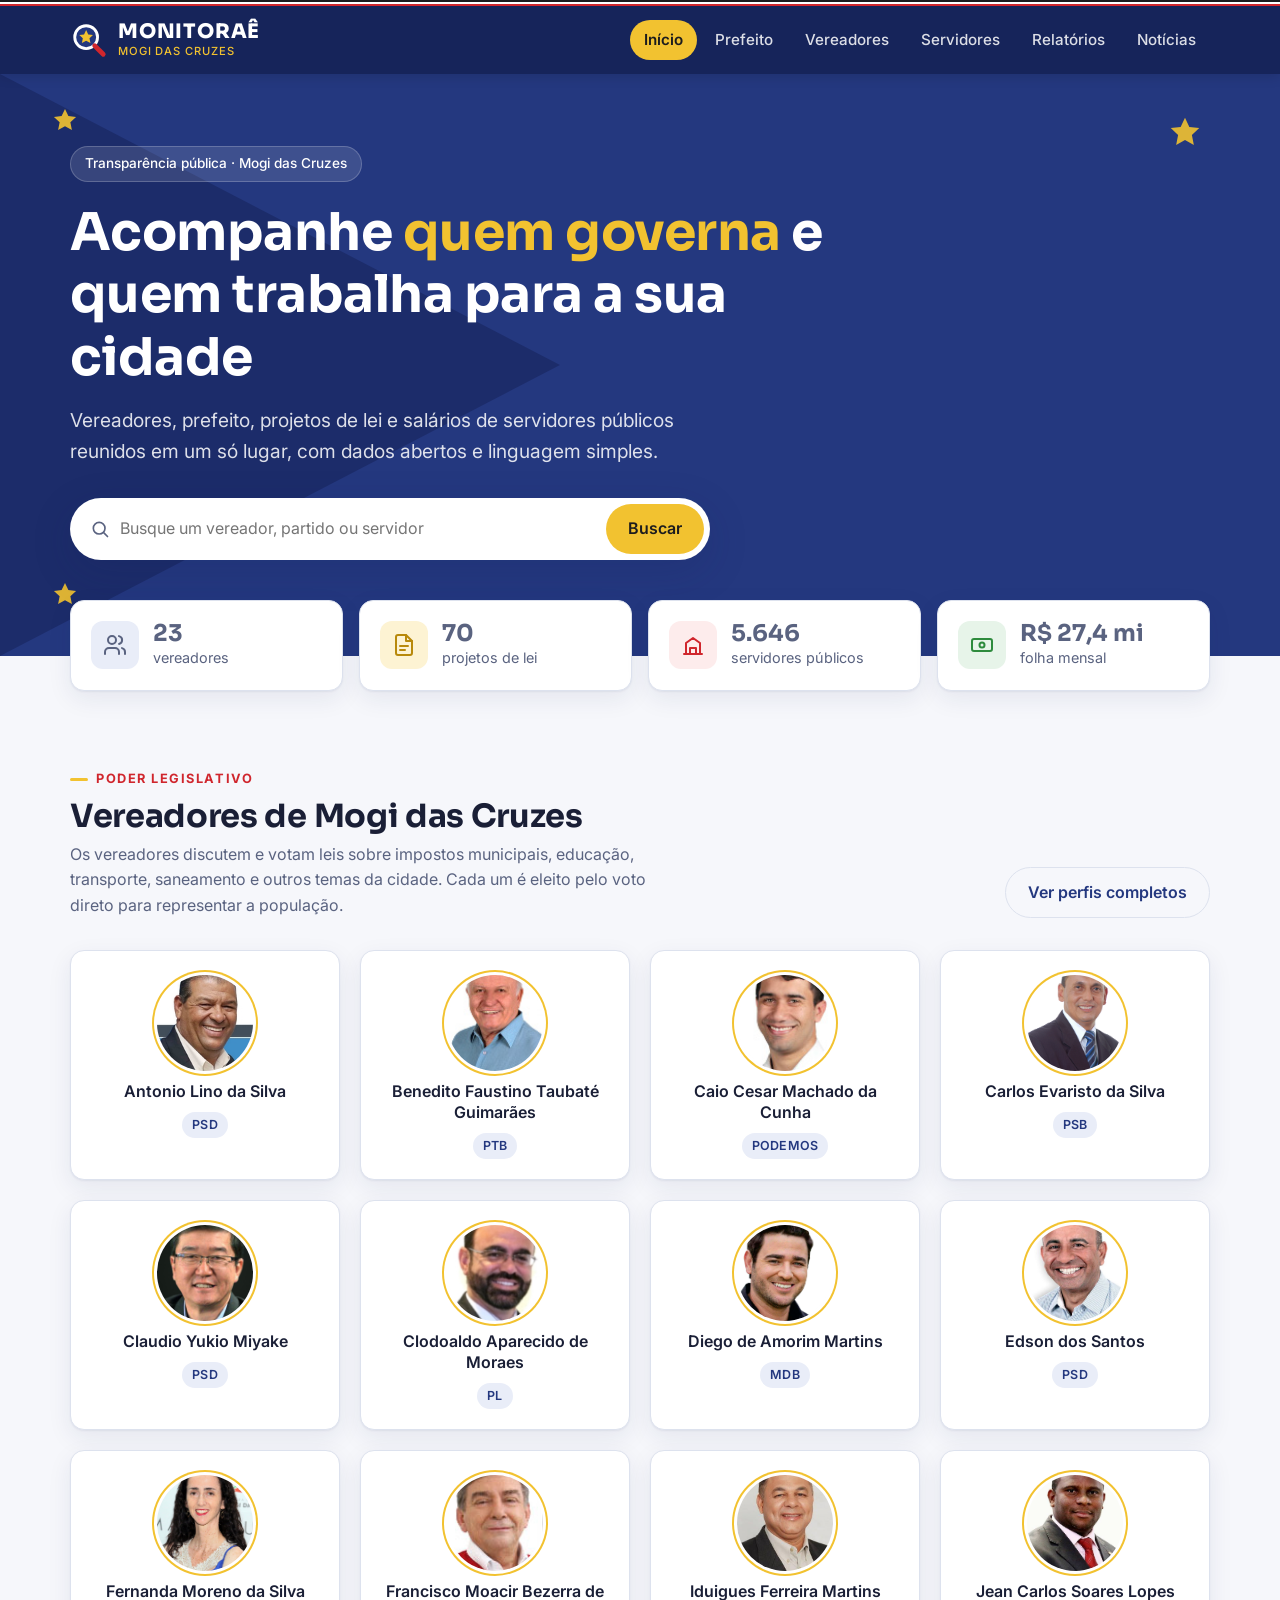
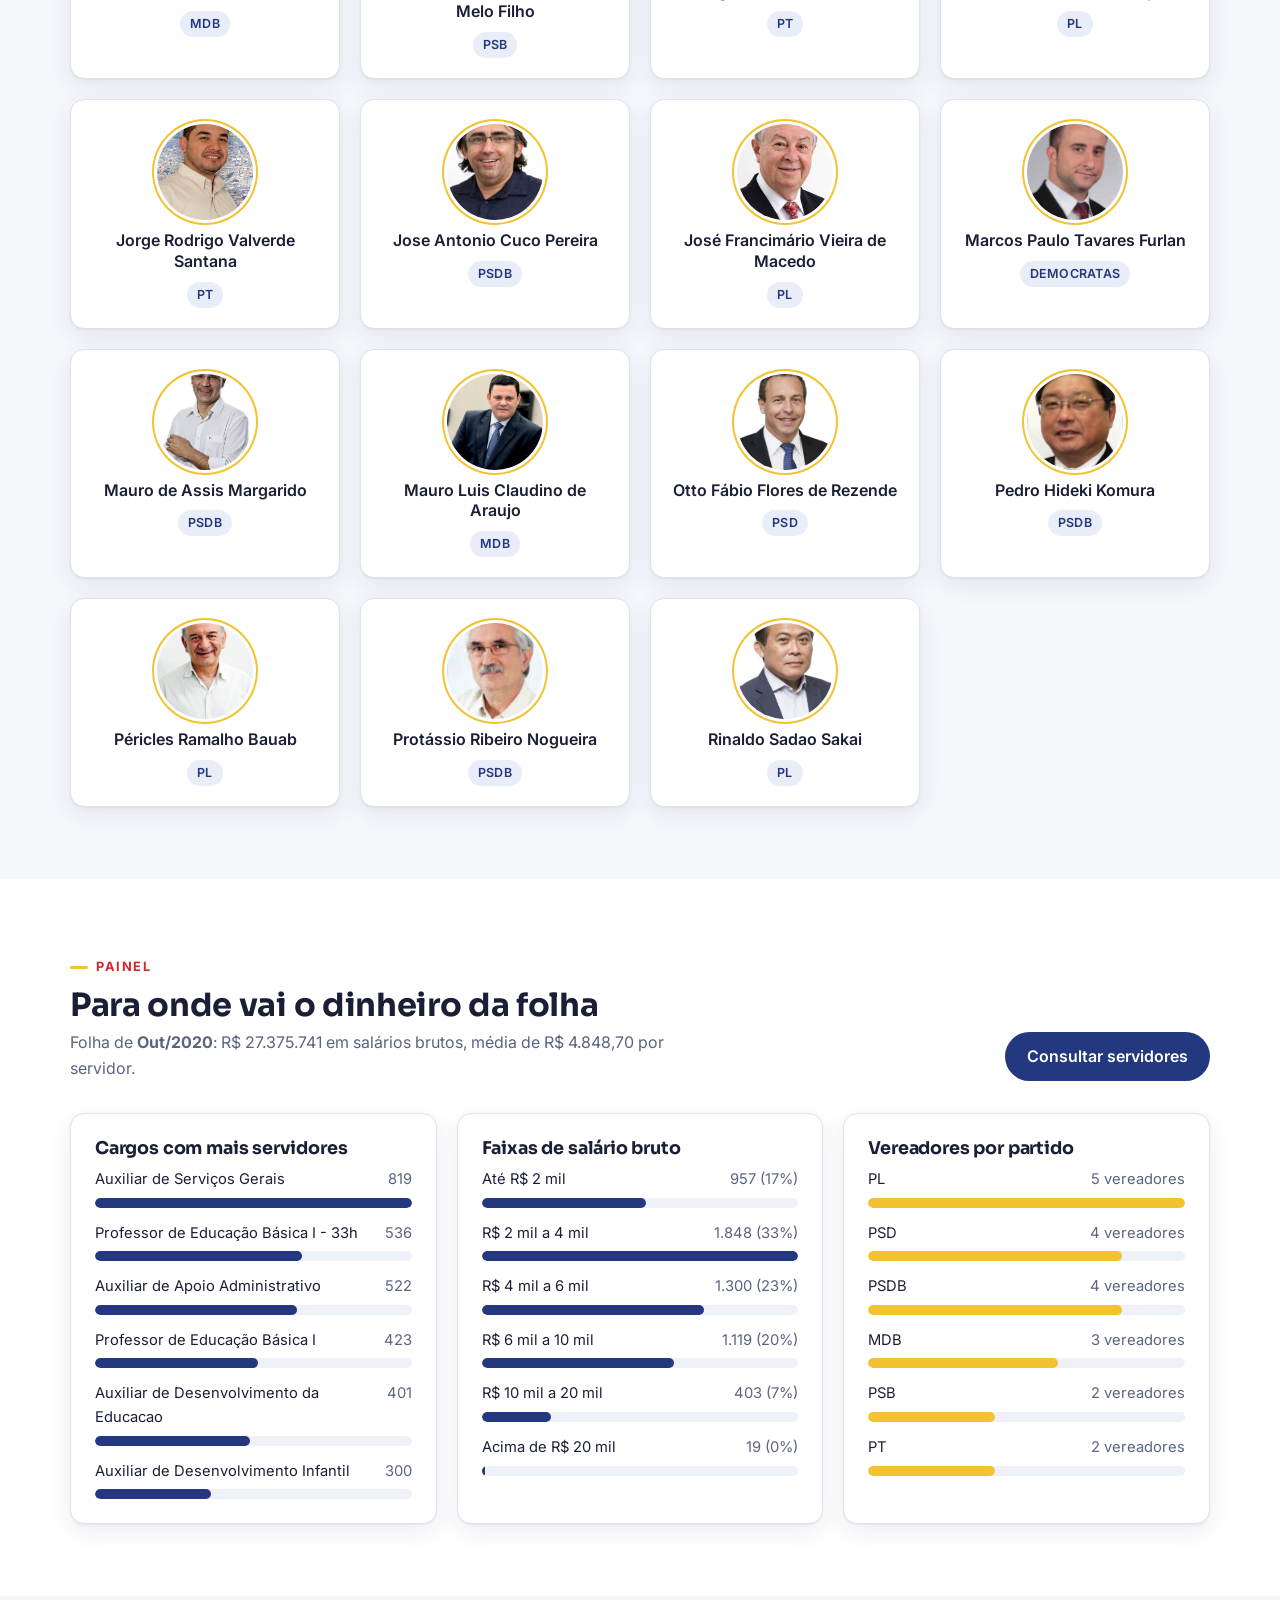
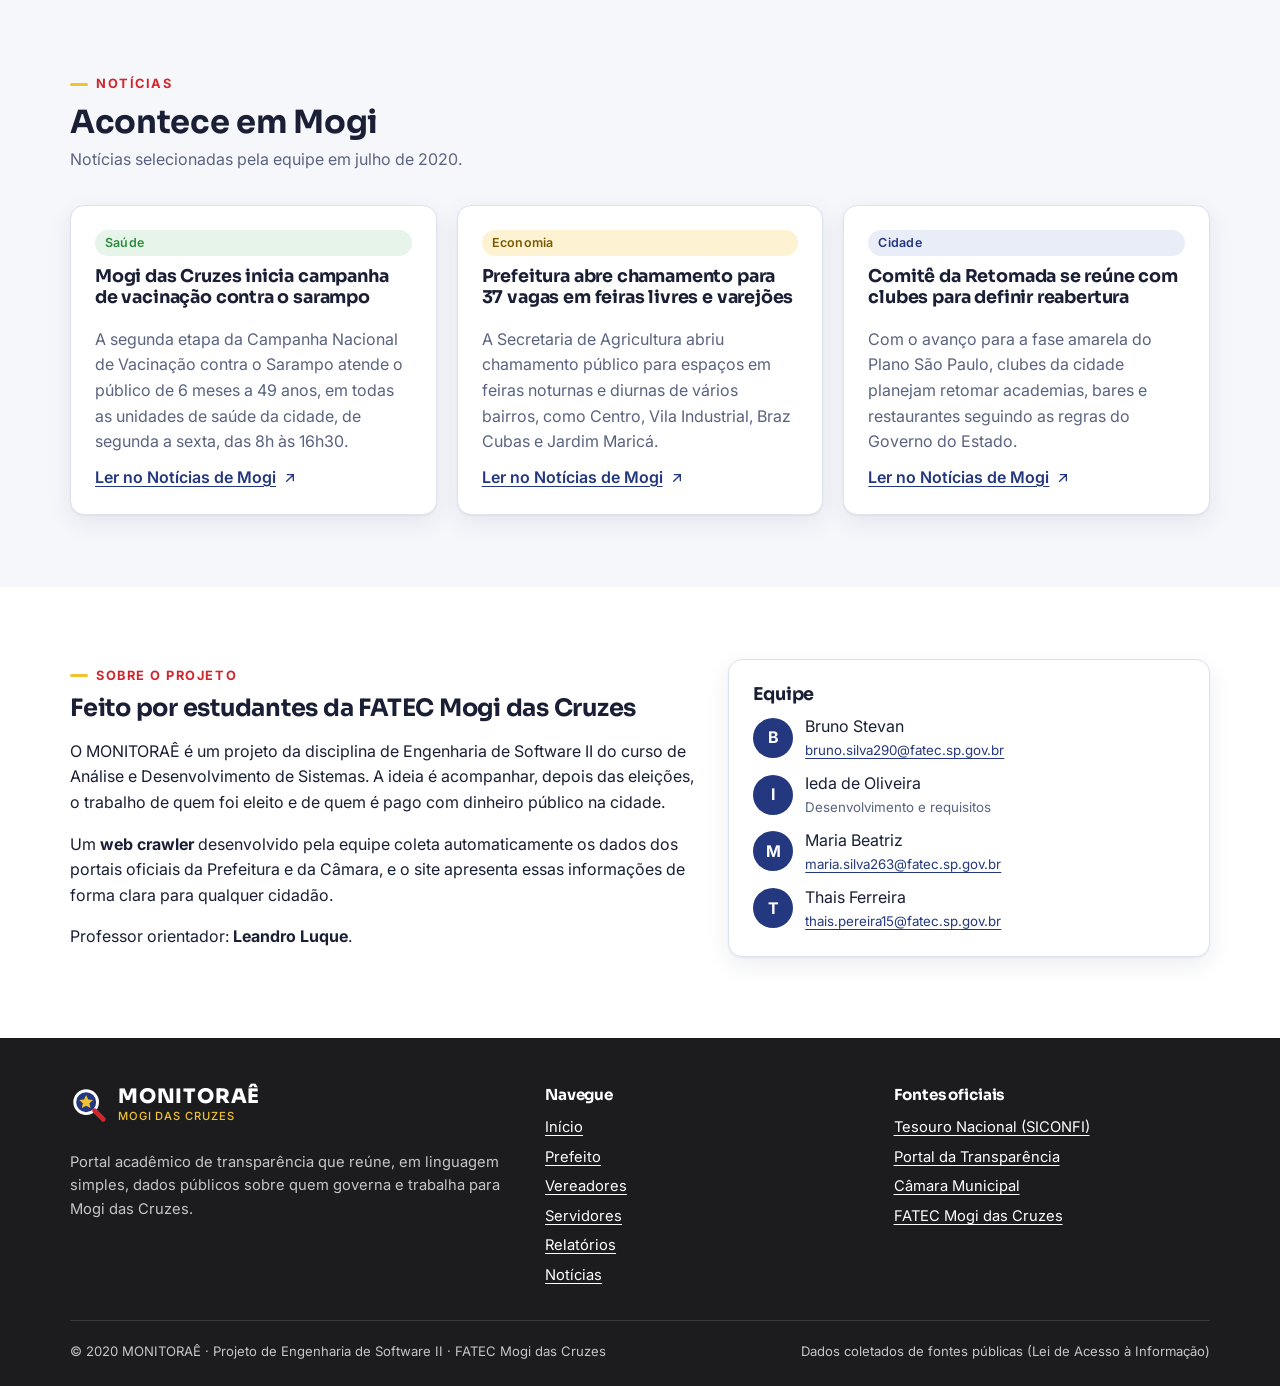
<file: docs/index.html>
<!DOCTYPE html>
<html lang="pt-BR">
<head>
	<meta charset="utf-8">
	<meta name="viewport" content="width=device-width, initial-scale=1">
	<meta name="description" content="MONITORAÊ: acompanhe vereadores, prefeito e servidores públicos de Mogi das Cruzes com dados abertos e linguagem simples.">
	<meta name="theme-color" content="#16245a">
	<title>MONITORAÊ · Transparência em Mogi das Cruzes</title>
	<link rel="icon" type="image/svg+xml" href="imgs/icone.svg">
	<link rel="preconnect" href="https://fonts.googleapis.com">
	<link rel="preconnect" href="https://fonts.gstatic.com" crossorigin>
	<link rel="stylesheet" href="https://fonts.googleapis.com/css2?family=Inter:wght@400;500;600;700&family=Sora:wght@600;700;800&display=swap">
	<link rel="stylesheet" href="css/estilo.css">
</head>
<body>
	<a class="pular-conteudo" href="#conteudo">Pular para o conteúdo</a>
	<header id="cabecalho"></header>

	<main id="conteudo">
		<!-- Hero ------------------------------------------------------------>
		<section class="hero">
			<svg class="hero-estrela hero-estrela--1" viewBox="0 0 24 24" aria-hidden="true"><path fill="currentColor" d="M12 2.5l2.9 6.1 6.6.8-4.9 4.6 1.3 6.6L12 17.3l-5.9 3.3 1.3-6.6-4.9-4.6 6.6-.8z"/></svg>
			<svg class="hero-estrela hero-estrela--2" viewBox="0 0 24 24" aria-hidden="true"><path fill="currentColor" d="M12 2.5l2.9 6.1 6.6.8-4.9 4.6 1.3 6.6L12 17.3l-5.9 3.3 1.3-6.6-4.9-4.6 6.6-.8z"/></svg>
			<svg class="hero-estrela hero-estrela--3" viewBox="0 0 24 24" aria-hidden="true"><path fill="currentColor" d="M12 2.5l2.9 6.1 6.6.8-4.9 4.6 1.3 6.6L12 17.3l-5.9 3.3 1.3-6.6-4.9-4.6 6.6-.8z"/></svg>
			<div class="container">
				<span class="hero-rotulo">Transparência pública · Mogi das Cruzes</span>
				<h1>Acompanhe <em>quem governa</em> e quem trabalha para a sua cidade</h1>
				<p class="lead">Vereadores, prefeito, projetos de lei e salários de servidores públicos reunidos em um só lugar, com dados abertos e linguagem simples.</p>

				<div class="busca" role="search">
					<label class="visualmente-oculto" for="busca-geral">Buscar vereador, partido ou servidor</label>
					<div class="busca-campo">
						<svg viewBox="0 0 24 24" fill="none" stroke="currentColor" stroke-width="2" stroke-linecap="round" aria-hidden="true"><path d="m21 21-4.3-4.3"/><circle cx="11" cy="11" r="7"/></svg>
						<input id="busca-geral" type="search" placeholder="Busque um vereador, partido ou servidor" autocomplete="off"
							role="combobox" aria-expanded="false" aria-controls="busca-sugestoes" aria-autocomplete="list">
						<button class="botao botao--ouro" type="button" id="busca-botao">Buscar</button>
					</div>
					<ul class="busca-sugestoes" id="busca-sugestoes" role="listbox" hidden></ul>
				</div>
			</div>
		</section>

		<!-- Números ---------------------------------------------------------->
		<div class="container">
			<div class="numeros" id="numeros">
				<a class="numero" href="PerfilVereador.html">
					<span class="numero-icone"><svg viewBox="0 0 24 24" fill="none" stroke="currentColor" stroke-width="2" stroke-linecap="round" stroke-linejoin="round" aria-hidden="true"><path d="M16 21v-2a4 4 0 0 0-4-4H6a4 4 0 0 0-4 4v2"/><circle cx="9" cy="7" r="4"/><path d="M22 21v-2a4 4 0 0 0-3-3.9M16 3.1a4 4 0 0 1 0 7.8"/></svg></span>
					<span><strong data-numero="vereadores">–</strong><span>vereadores</span></span>
				</a>
				<a class="numero" href="#painel">
					<span class="numero-icone"><svg viewBox="0 0 24 24" fill="none" stroke="currentColor" stroke-width="2" stroke-linecap="round" stroke-linejoin="round" aria-hidden="true"><path d="M14 2H6a2 2 0 0 0-2 2v16a2 2 0 0 0 2 2h12a2 2 0 0 0 2-2V8z"/><path d="M14 2v6h6M8 13h8M8 17h5"/></svg></span>
					<span><strong data-numero="projetos">–</strong><span>projetos de lei</span></span>
				</a>
				<a class="numero" href="Servidores.html">
					<span class="numero-icone"><svg viewBox="0 0 24 24" fill="none" stroke="currentColor" stroke-width="2" stroke-linecap="round" stroke-linejoin="round" aria-hidden="true"><path d="M3 21h18M5 21V10l7-5 7 5v11M9 21v-6h6v6"/></svg></span>
					<span><strong data-numero="servidores">–</strong><span>servidores públicos</span></span>
				</a>
				<a class="numero" href="#painel">
					<span class="numero-icone"><svg viewBox="0 0 24 24" fill="none" stroke="currentColor" stroke-width="2" stroke-linecap="round" stroke-linejoin="round" aria-hidden="true"><rect x="2" y="6" width="20" height="12" rx="2"/><circle cx="12" cy="12" r="2.5"/></svg></span>
					<span><strong data-numero="folha">–</strong><span>folha mensal</span></span>
				</a>
			</div>
		</div>

		<!-- Vereadores ------------------------------------------------------->
		<section class="secao" id="vereadores">
			<div class="container">
				<div class="secao-cabecalho">
					<div>
						<span class="sobretitulo">Poder Legislativo</span>
						<h2>Vereadores de Mogi das Cruzes</h2>
						<p>Os vereadores discutem e votam leis sobre impostos municipais, educação, transporte, saneamento e outros temas da cidade. Cada um é eleito pelo voto direto para representar a população.</p>
					</div>
					<a class="botao botao--contorno" href="PerfilVereador.html">Ver perfis completos</a>
				</div>
				<div class="grade grade--4" id="grade-vereadores">
					<div class="cartao esqueleto" style="height:190px"></div>
					<div class="cartao esqueleto" style="height:190px"></div>
					<div class="cartao esqueleto" style="height:190px"></div>
					<div class="cartao esqueleto" style="height:190px"></div>
				</div>
			</div>
		</section>

		<!-- Painel ----------------------------------------------------------->
		<section class="secao secao--alternada" id="painel">
			<div class="container">
				<div class="secao-cabecalho">
					<div>
						<span class="sobretitulo">Painel</span>
						<h2>Para onde vai o dinheiro da folha</h2>
						<p id="painel-referencia">Resumo calculado a partir dos dados coletados pelo nosso crawler.</p>
					</div>
					<a class="botao botao--primario" href="Servidores.html">Consultar servidores</a>
				</div>
				<div class="grade grade--3">
					<div class="cartao">
						<h3>Cargos com mais servidores</h3>
						<ul class="barra-lista" id="painel-cargos"></ul>
					</div>
					<div class="cartao">
						<h3>Faixas de salário bruto</h3>
						<ul class="barra-lista" id="painel-faixas"></ul>
					</div>
					<div class="cartao">
						<h3>Vereadores por partido</h3>
						<ul class="barra-lista" id="painel-partidos"></ul>
					</div>
				</div>
			</div>
		</section>

		<!-- Notícias --------------------------------------------------------->
		<section class="secao" id="noticias">
			<div class="container">
				<div class="secao-cabecalho">
					<div>
						<span class="sobretitulo">Notícias</span>
						<h2>Acontece em Mogi</h2>
						<p>Notícias selecionadas pela equipe em julho de 2020.</p>
					</div>
				</div>
				<div class="grade grade--3">
					<article class="cartao noticia">
						<span class="etiqueta etiqueta--verde">Saúde</span>
						<h3>Mogi das Cruzes inicia campanha de vacinação contra o sarampo</h3>
						<p>A segunda etapa da Campanha Nacional de Vacinação contra o Sarampo atende o público de 6 meses a 49 anos, em todas as unidades de saúde da cidade, de segunda a sexta, das 8h às 16h30.</p>
						<a href="https://noticiasdemogi.com.br/mogi-das-cruzes-inicia-campanha-de-vacinacao-contra-o-sarampo-nesta-quarta/" target="_blank" rel="noopener">Ler no Notícias de Mogi <svg viewBox="0 0 24 24" fill="none" stroke="currentColor" stroke-width="2" stroke-linecap="round" aria-hidden="true"><path d="M7 17 17 7M8 7h9v9"/></svg></a>
					</article>
					<article class="cartao noticia">
						<span class="etiqueta etiqueta--ouro">Economia</span>
						<h3>Prefeitura abre chamamento para 37 vagas em feiras livres e varejões</h3>
						<p>A Secretaria de Agricultura abriu chamamento público para espaços em feiras noturnas e diurnas de vários bairros, como Centro, Vila Industrial, Braz Cubas e Jardim Maricá.</p>
						<a href="https://noticiasdemogi.com.br/prefeitura-de-mogi-abre-chamamento-para-37-vagas-em-feiras-livres-e-varejoes/" target="_blank" rel="noopener">Ler no Notícias de Mogi <svg viewBox="0 0 24 24" fill="none" stroke="currentColor" stroke-width="2" stroke-linecap="round" aria-hidden="true"><path d="M7 17 17 7M8 7h9v9"/></svg></a>
					</article>
					<article class="cartao noticia">
						<span class="etiqueta">Cidade</span>
						<h3>Comitê da Retomada se reúne com clubes para definir reabertura</h3>
						<p>Com o avanço para a fase amarela do Plano São Paulo, clubes da cidade planejam retomar academias, bares e restaurantes seguindo as regras do Governo do Estado.</p>
						<a href="https://noticiasdemogi.com.br/comite-gestor-da-retomada-em-mogi-se-reune-com-clubes-para-definir-reabertura/" target="_blank" rel="noopener">Ler no Notícias de Mogi <svg viewBox="0 0 24 24" fill="none" stroke="currentColor" stroke-width="2" stroke-linecap="round" aria-hidden="true"><path d="M7 17 17 7M8 7h9v9"/></svg></a>
					</article>
				</div>
			</div>
		</section>

		<!-- Sobre ------------------------------------------------------------>
		<section class="secao secao--alternada" id="sobre">
			<div class="container sobre">
				<div>
					<span class="sobretitulo">Sobre o projeto</span>
					<h2>Feito por estudantes da FATEC Mogi das Cruzes</h2>
					<p>O MONITORAÊ é um projeto da disciplina de Engenharia de Software II do curso de Análise e Desenvolvimento de Sistemas. A ideia é acompanhar, depois das eleições, o trabalho de quem foi eleito e de quem é pago com dinheiro público na cidade.</p>
					<p>Um <strong>web crawler</strong> desenvolvido pela equipe coleta automaticamente os dados dos portais oficiais da Prefeitura e da Câmara, e o site apresenta essas informações de forma clara para qualquer cidadão.</p>
					<p>Professor orientador: <strong>Leandro Luque</strong>.</p>
				</div>
				<div class="cartao">
					<h3>Equipe</h3>
					<ul class="equipe">
						<li><span class="inicial" aria-hidden="true">B</span><span>Bruno Stevan<small><a href="mailto:bruno.silva290@fatec.sp.gov.br">bruno.silva290@fatec.sp.gov.br</a></small></span></li>
						<li><span class="inicial" aria-hidden="true">I</span><span>Ieda de Oliveira<small>Desenvolvimento e requisitos</small></span></li>
						<li><span class="inicial" aria-hidden="true">M</span><span>Maria Beatriz<small><a href="mailto:maria.silva263@fatec.sp.gov.br">maria.silva263@fatec.sp.gov.br</a></small></span></li>
						<li><span class="inicial" aria-hidden="true">T</span><span>Thais Ferreira<small><a href="mailto:thais.pereira15@fatec.sp.gov.br">thais.pereira15@fatec.sp.gov.br</a></small></span></li>
					</ul>
				</div>
			</div>
		</section>
	</main>

	<footer id="rodape"></footer>

	<script src="js/monitorae.js"></script>
	<script>
		montarLayout('inicio');

		var vereadores = [];
		var buscaCampo = document.getElementById('busca-geral');
		var sugestoes = document.getElementById('busca-sugestoes');
		var ativo = -1;

		function barras(lista, total, classe) {
			var maior = Math.max.apply(null, lista.map(function (i) { return i.valor; }));
			return lista.map(function (i) {
				return '<li><div class="barra-rotulo"><span>' + escaparHTML(i.rotulo) + '</span><span>' + escaparHTML(i.texto) + '</span></div>' +
					'<div class="barra ' + (classe || '') + '"><i style="width:' + (i.valor / maior * 100).toFixed(1) + '%"></i></div></li>';
			}).join('');
		}

		// Busca com sugestões ----------------------------------------------
		function atualizarSugestoes() {
			var termo = normalizar(buscaCampo.value.trim());
			ativo = -1;
			if (!termo) {
				sugestoes.hidden = true;
				buscaCampo.setAttribute('aria-expanded', 'false');
				return;
			}
			var achados = vereadores.filter(function (v) {
				return normalizar(v.nome).indexOf(termo) !== -1 || normalizar(v.partido) === termo;
			}).slice(0, 6);

			sugestoes.innerHTML = achados.map(function (v) {
				return '<li role="option"><a href="PerfilVereador.html?id=' + v.codigo + '"><img src="' + escaparHTML(v.imagem) + '" alt=""><span>' +
					escaparHTML(nomeProprio(v.nome)) + '<small>Vereador(a) · ' + escaparHTML(v.partido) + '</small></span></a></li>';
			}).join('') +
				'<li role="option"><a href="Servidores.html?busca=' + encodeURIComponent(buscaCampo.value.trim()) + '"><span class="busca-icone-item">' + icone('predio') + '</span><span>Buscar “' +
				escaparHTML(buscaCampo.value.trim()) + '” entre os servidores<small>Nome, cargo ou RGF</small></span></a></li>';
			sugestoes.hidden = false;
			buscaCampo.setAttribute('aria-expanded', 'true');
		}

		function irParaPrimeira() {
			var link = sugestoes.querySelectorAll('a')[ativo >= 0 ? ativo : 0];
			if (link && !sugestoes.hidden) location.href = link.href;
		}

		buscaCampo.addEventListener('input', atualizarSugestoes);
		buscaCampo.addEventListener('keydown', function (e) {
			var links = sugestoes.querySelectorAll('a');
			if (e.key === 'ArrowDown' || e.key === 'ArrowUp') {
				e.preventDefault();
				ativo = (ativo + (e.key === 'ArrowDown' ? 1 : -1) + links.length) % links.length;
				links.forEach(function (l, i) { l.classList.toggle('ativo', i === ativo); });
			} else if (e.key === 'Enter') {
				irParaPrimeira();
			} else if (e.key === 'Escape') {
				sugestoes.hidden = true;
			}
		});
		document.getElementById('busca-botao').addEventListener('click', function () {
			atualizarSugestoes();
			irParaPrimeira();
		});
		document.addEventListener('click', function (e) {
			if (!e.target.closest('.busca')) sugestoes.hidden = true;
		});

		// Vereadores ---------------------------------------------------------
		carregarJSON('vereadores').then(function (lista) {
			vereadores = lista;
			document.querySelector('[data-numero="vereadores"]').textContent = lista.length;
			document.getElementById('grade-vereadores').innerHTML = lista.map(function (v) {
				return '<a class="cartao pessoa" href="PerfilVereador.html?id=' + v.codigo + '">' +
					'<img class="avatar" src="' + escaparHTML(v.imagem) + '" alt="" loading="lazy">' +
					'<span class="pessoa-nome">' + escaparHTML(nomeProprio(v.nome)) + '</span>' +
					'<span class="etiqueta">' + escaparHTML(v.partido) + '</span></a>';
			}).join('');

			var partidos = {};
			lista.forEach(function (v) { partidos[v.partido] = (partidos[v.partido] || 0) + 1; });
			document.getElementById('painel-partidos').innerHTML = barras(Object.keys(partidos).map(function (p) {
				return { rotulo: p, valor: partidos[p], texto: partidos[p] + (partidos[p] > 1 ? ' vereadores' : ' vereador') };
			}).sort(function (a, b) { return b.valor - a.valor; }).slice(0, 6), lista.length, 'barra--ouro');
		}).catch(function (erro) { mostrarErro(document.getElementById('grade-vereadores'), erro); });

		carregarJSON('projetos').then(function (lista) {
			document.querySelector('[data-numero="projetos"]').textContent = lista.length;
		});

		// Painel dos servidores ------------------------------------------------
		carregarJSON('servidores').then(function (servidores) {
			var dados = servidores.dados;
			var valores = dados.map(function (s) { return paraNumero(s[3]); });
			var total = valores.reduce(function (a, b) { return a + b; }, 0);

			document.querySelector('[data-numero="servidores"]').textContent = formatarNumero(dados.length);
			document.querySelector('[data-numero="folha"]').textContent = 'R$ ' + (total / 1e6).toLocaleString('pt-BR', { maximumFractionDigits: 1 }) + ' mi';

			if (servidores.referencia) {
				document.getElementById('painel-referencia').innerHTML = 'Folha de <strong>' + escaparHTML(servidores.referencia) +
					'</strong>: ' + formatarReais(total, 0) + ' em salários brutos, média de ' + formatarReais(total / dados.length) + ' por servidor.';
			}

			// Agrupa cargos ignorando acentos ("SERVIÇOS" e "SERVICOS" são o mesmo cargo)
			var cargos = {};
			dados.forEach(function (s) {
				var chave = normalizar(s[2]);
				if (!cargos[chave]) cargos[chave] = { rotulo: nomeProprio(s[2]), valor: 0 };
				if (/[^\x00-\x7f]/.test(s[2])) cargos[chave].rotulo = nomeProprio(s[2]); // prefere a grafia com acento
				cargos[chave].valor++;
			});
			document.getElementById('painel-cargos').innerHTML = barras(Object.keys(cargos).map(function (c) {
				var item = cargos[c];
				item.texto = formatarNumero(item.valor);
				return item;
			}).sort(function (a, b) { return b.valor - a.valor; }).slice(0, 6));

			var faixas = [
				{ rotulo: 'Até R$ 2 mil', max: 2000 },
				{ rotulo: 'R$ 2 mil a 4 mil', max: 4000 },
				{ rotulo: 'R$ 4 mil a 6 mil', max: 6000 },
				{ rotulo: 'R$ 6 mil a 10 mil', max: 10000 },
				{ rotulo: 'R$ 10 mil a 20 mil', max: 20000 },
				{ rotulo: 'Acima de R$ 20 mil', max: Infinity }
			].map(function (f) { f.valor = 0; return f; });
			valores.forEach(function (v) {
				for (var i = 0; i < faixas.length; i++) { if (v <= faixas[i].max) { faixas[i].valor++; break; } }
			});
			document.getElementById('painel-faixas').innerHTML = barras(faixas.map(function (f) {
				f.texto = formatarNumero(f.valor) + ' (' + Math.round(f.valor / dados.length * 100) + '%)';
				return f;
			}));
		}).catch(function (erro) { mostrarErro(document.getElementById('painel-cargos'), erro); });
	</script>
</body>
</html>
</file>
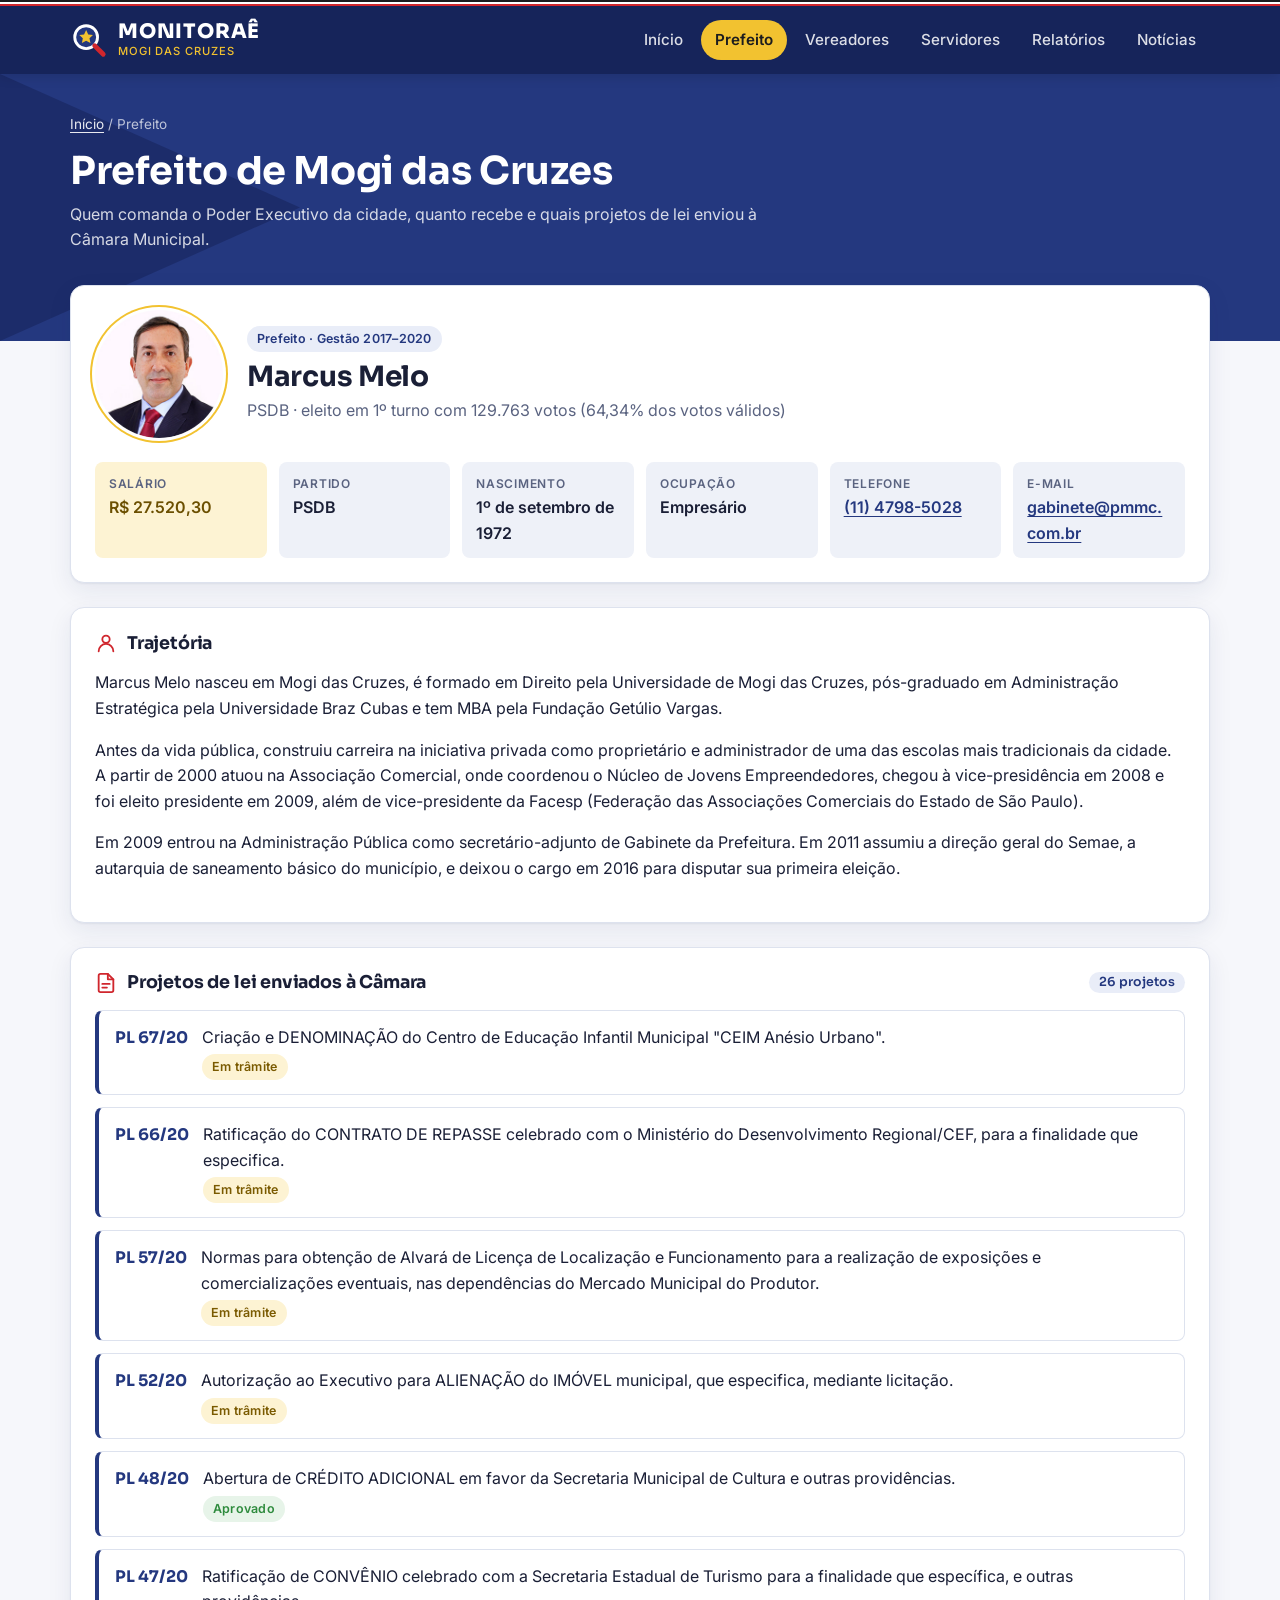
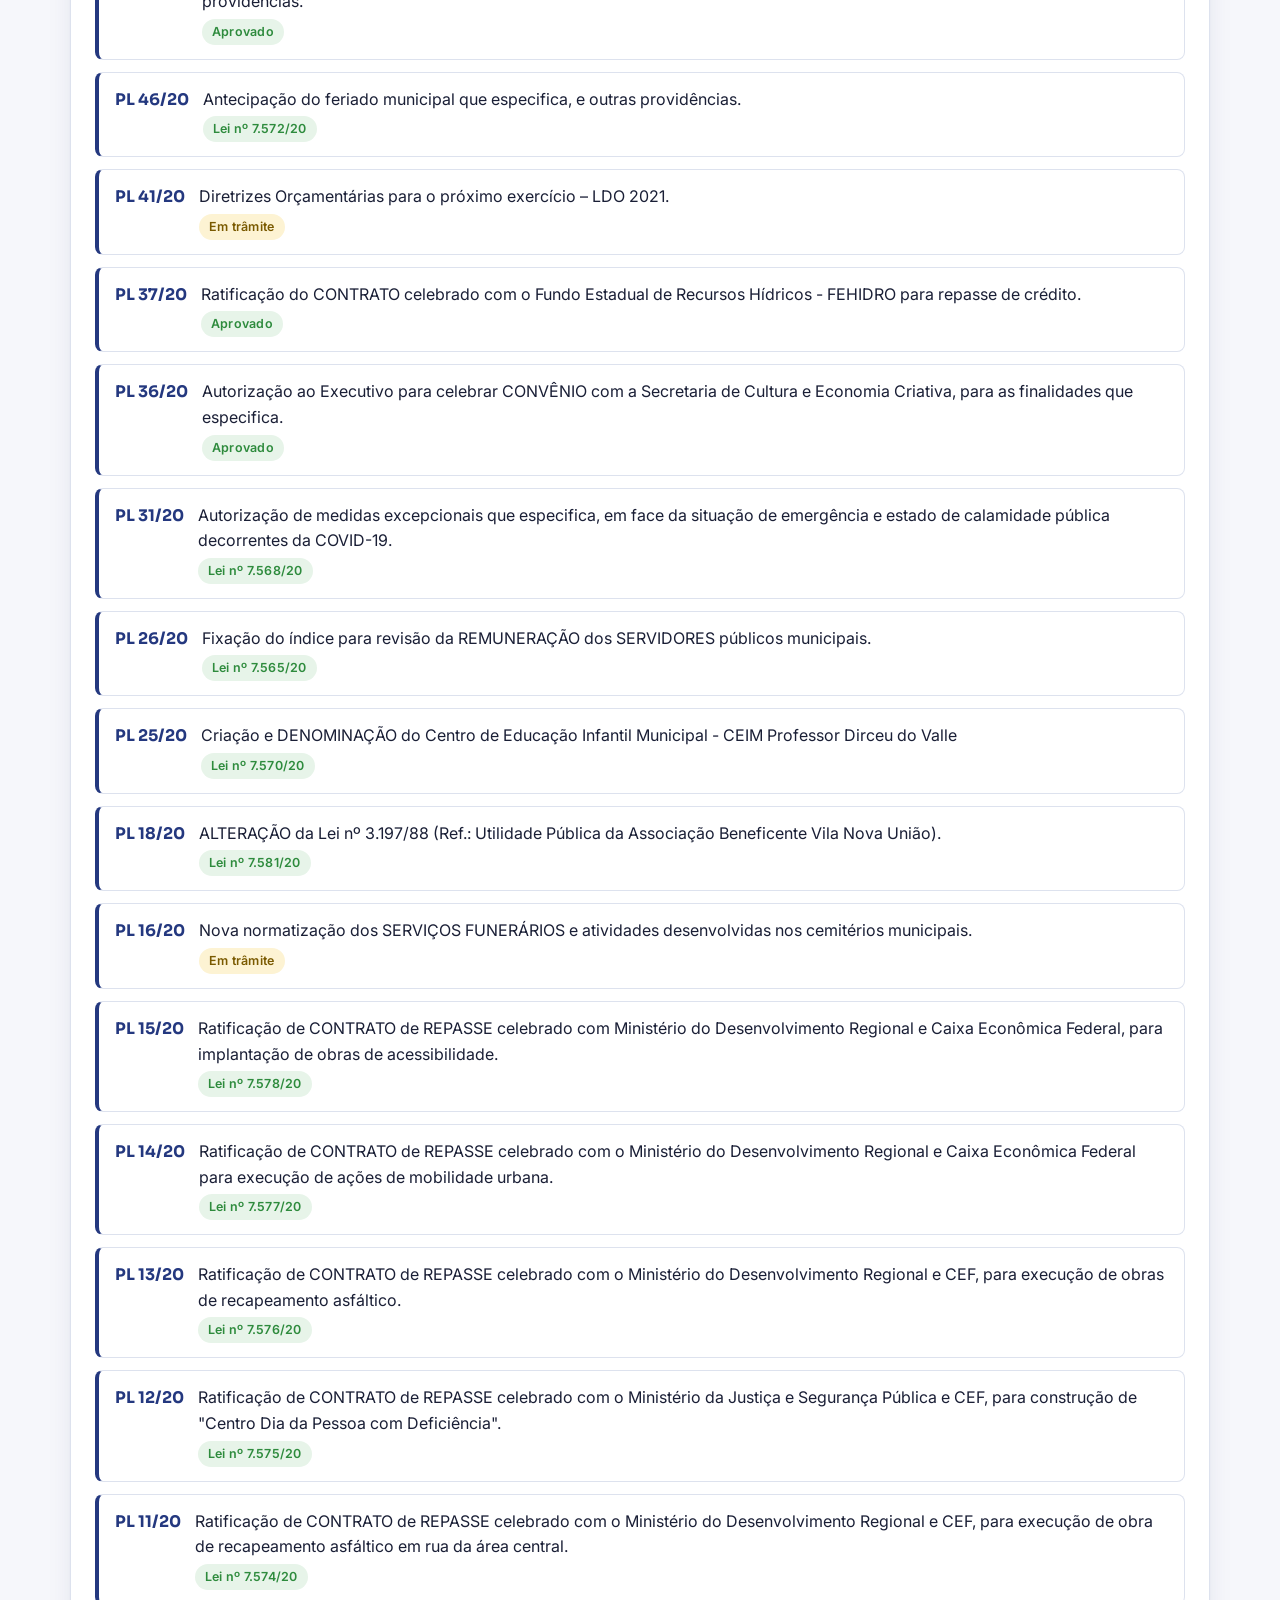
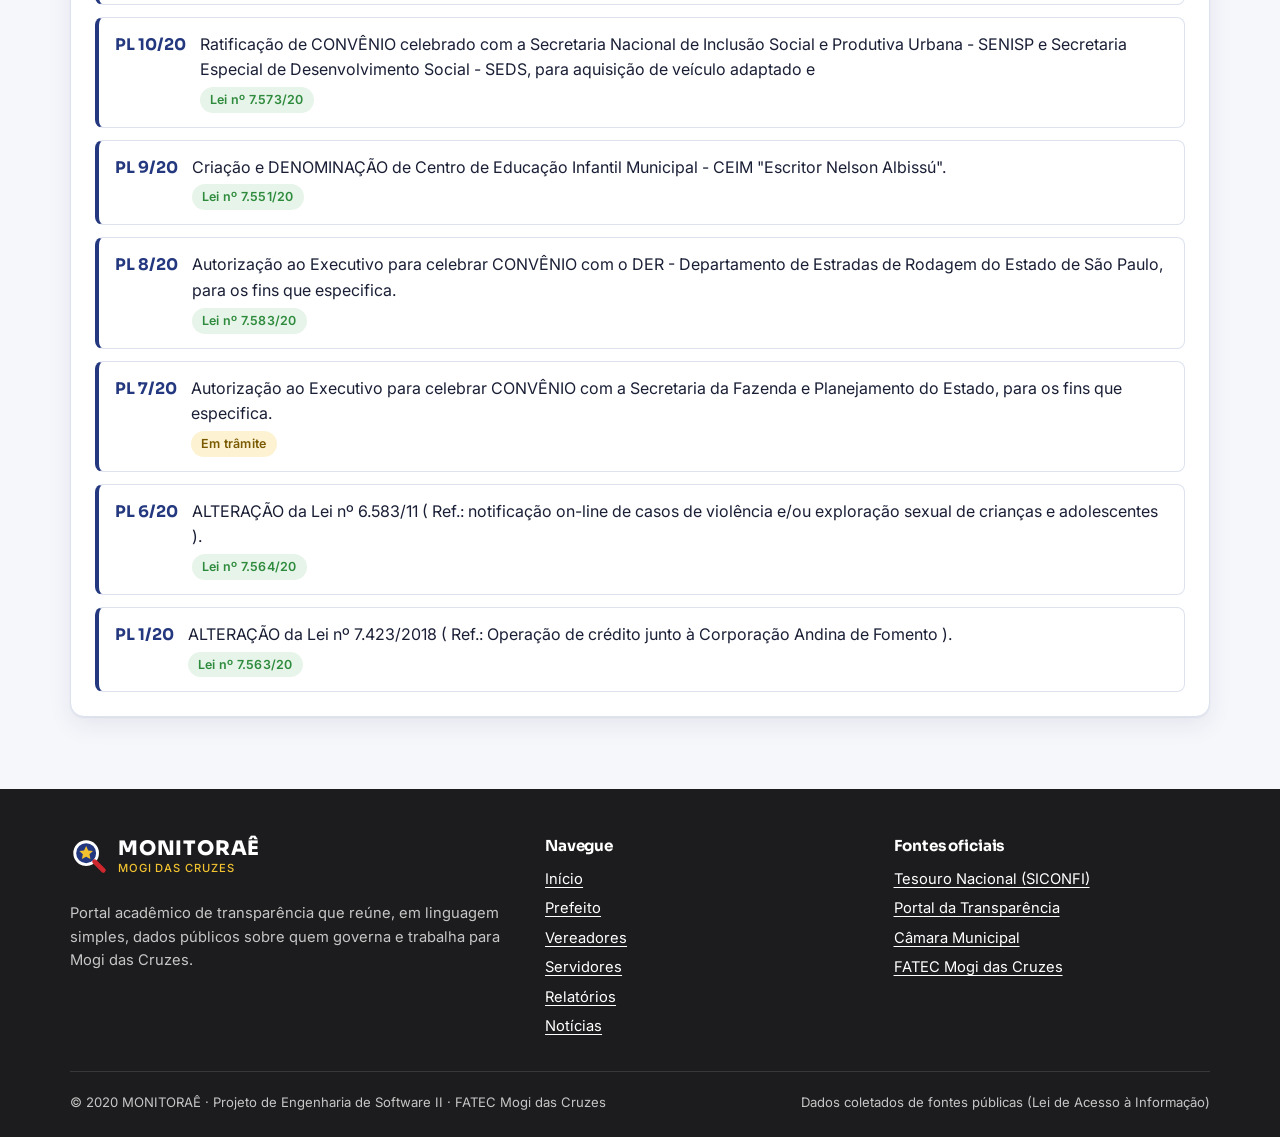
<file: docs/PerfilPrefeito.html>
<!DOCTYPE html>
<html lang="pt-BR">
<head>
	<meta charset="utf-8">
	<meta name="viewport" content="width=device-width, initial-scale=1">
	<meta name="description" content="Perfil do prefeito de Mogi das Cruzes: dados, salário e projetos de lei enviados à Câmara.">
	<meta name="theme-color" content="#16245a">
	<title>Prefeito · MONITORAÊ</title>
	<link rel="icon" type="image/svg+xml" href="imgs/icone.svg">
	<link rel="preconnect" href="https://fonts.googleapis.com">
	<link rel="preconnect" href="https://fonts.gstatic.com" crossorigin>
	<link rel="stylesheet" href="https://fonts.googleapis.com/css2?family=Inter:wght@400;500;600;700&family=Sora:wght@600;700;800&display=swap">
	<link rel="stylesheet" href="css/estilo.css">
</head>
<body>
	<a class="pular-conteudo" href="#conteudo">Pular para o conteúdo</a>
	<header id="cabecalho"></header>

	<main id="conteudo">
		<section class="topo-pagina">
			<div class="container">
				<div class="trilha"><a href="index.html">Início</a> / Prefeito</div>
				<h1>Prefeito de Mogi das Cruzes</h1>
				<p>Quem comanda o Poder Executivo da cidade, quanto recebe e quais projetos de lei enviou à Câmara Municipal.</p>
			</div>
		</section>

		<div class="container conteudo-sobreposto">
			<div class="cartao">
				<div class="perfil-cabecalho">
					<img class="avatar" src="imgs/prefeito.jpg" alt="Foto de Marcus Melo">
					<div>
						<span class="etiqueta">Prefeito · Gestão 2017–2020</span>
						<h2>Marcus Melo</h2>
						<p>PSDB · eleito em 1º turno com 129.763 votos (64,34% dos votos válidos)</p>
					</div>
				</div>

				<dl class="fatos">
					<div class="fato fato--destaque"><dt>Salário</dt><dd>R$ 27.520,30</dd></div>
					<div class="fato"><dt>Partido</dt><dd>PSDB</dd></div>
					<div class="fato"><dt>Nascimento</dt><dd>1º de setembro de 1972</dd></div>
					<div class="fato"><dt>Ocupação</dt><dd>Empresário</dd></div>
					<div class="fato"><dt>Telefone</dt><dd><a href="tel:+551147985028">(11) 4798-5028</a></dd></div>
					<div class="fato"><dt>E-mail</dt><dd><a href="mailto:gabinete@pmmc.com.br">gabinete@pmmc.com.br</a></dd></div>
				</dl>
			</div>

			<div class="cartao bloco">
				<h3 class="bloco-titulo"><svg viewBox="0 0 24 24" fill="none" stroke="currentColor" stroke-width="2" stroke-linecap="round" stroke-linejoin="round" aria-hidden="true"><circle cx="12" cy="8" r="4"/><path d="M4 21a8 8 0 0 1 16 0"/></svg> Trajetória</h3>
				<p>Marcus Melo nasceu em Mogi das Cruzes, é formado em Direito pela Universidade de Mogi das Cruzes, pós-graduado em Administração Estratégica pela Universidade Braz Cubas e tem MBA pela Fundação Getúlio Vargas.</p>
				<p>Antes da vida pública, construiu carreira na iniciativa privada como proprietário e administrador de uma das escolas mais tradicionais da cidade. A partir de 2000 atuou na Associação Comercial, onde coordenou o Núcleo de Jovens Empreendedores, chegou à vice-presidência em 2008 e foi eleito presidente em 2009, além de vice-presidente da Facesp (Federação das Associações Comerciais do Estado de São Paulo).</p>
				<p>Em 2009 entrou na Administração Pública como secretário-adjunto de Gabinete da Prefeitura. Em 2011 assumiu a direção geral do Semae, a autarquia de saneamento básico do município, e deixou o cargo em 2016 para disputar sua primeira eleição.</p>
			</div>

			<div class="cartao bloco">
				<h3 class="bloco-titulo"><svg viewBox="0 0 24 24" fill="none" stroke="currentColor" stroke-width="2" stroke-linecap="round" stroke-linejoin="round" aria-hidden="true"><path d="M14 2H6a2 2 0 0 0-2 2v16a2 2 0 0 0 2 2h12a2 2 0 0 0 2-2V8z"/><path d="M14 2v6h6M8 13h8M8 17h5"/></svg> Projetos de lei enviados à Câmara <span class="etiqueta" id="total-projetos"></span></h3>
				<div id="listaProjetos">
					<div class="esqueleto" style="height:64px;margin-bottom:12px"></div>
					<div class="esqueleto" style="height:64px"></div>
				</div>
			</div>
		</div>
	</main>

	<footer id="rodape"></footer>

	<script src="js/monitorae.js"></script>
	<script>
		montarLayout('prefeito');

		carregarJSON('projetos').then(function (projetos) {
			var doPrefeito = projetos.filter(function (p) { return p.autor === 'PREFEITO'; });
			document.getElementById('total-projetos').textContent = doPrefeito.length + ' projetos';
			document.getElementById('listaProjetos').innerHTML = listaProjetos(doPrefeito);
		}).catch(function (erro) {
			mostrarErro(document.getElementById('listaProjetos'), erro);
		});
	</script>
</body>
</html>
</file>
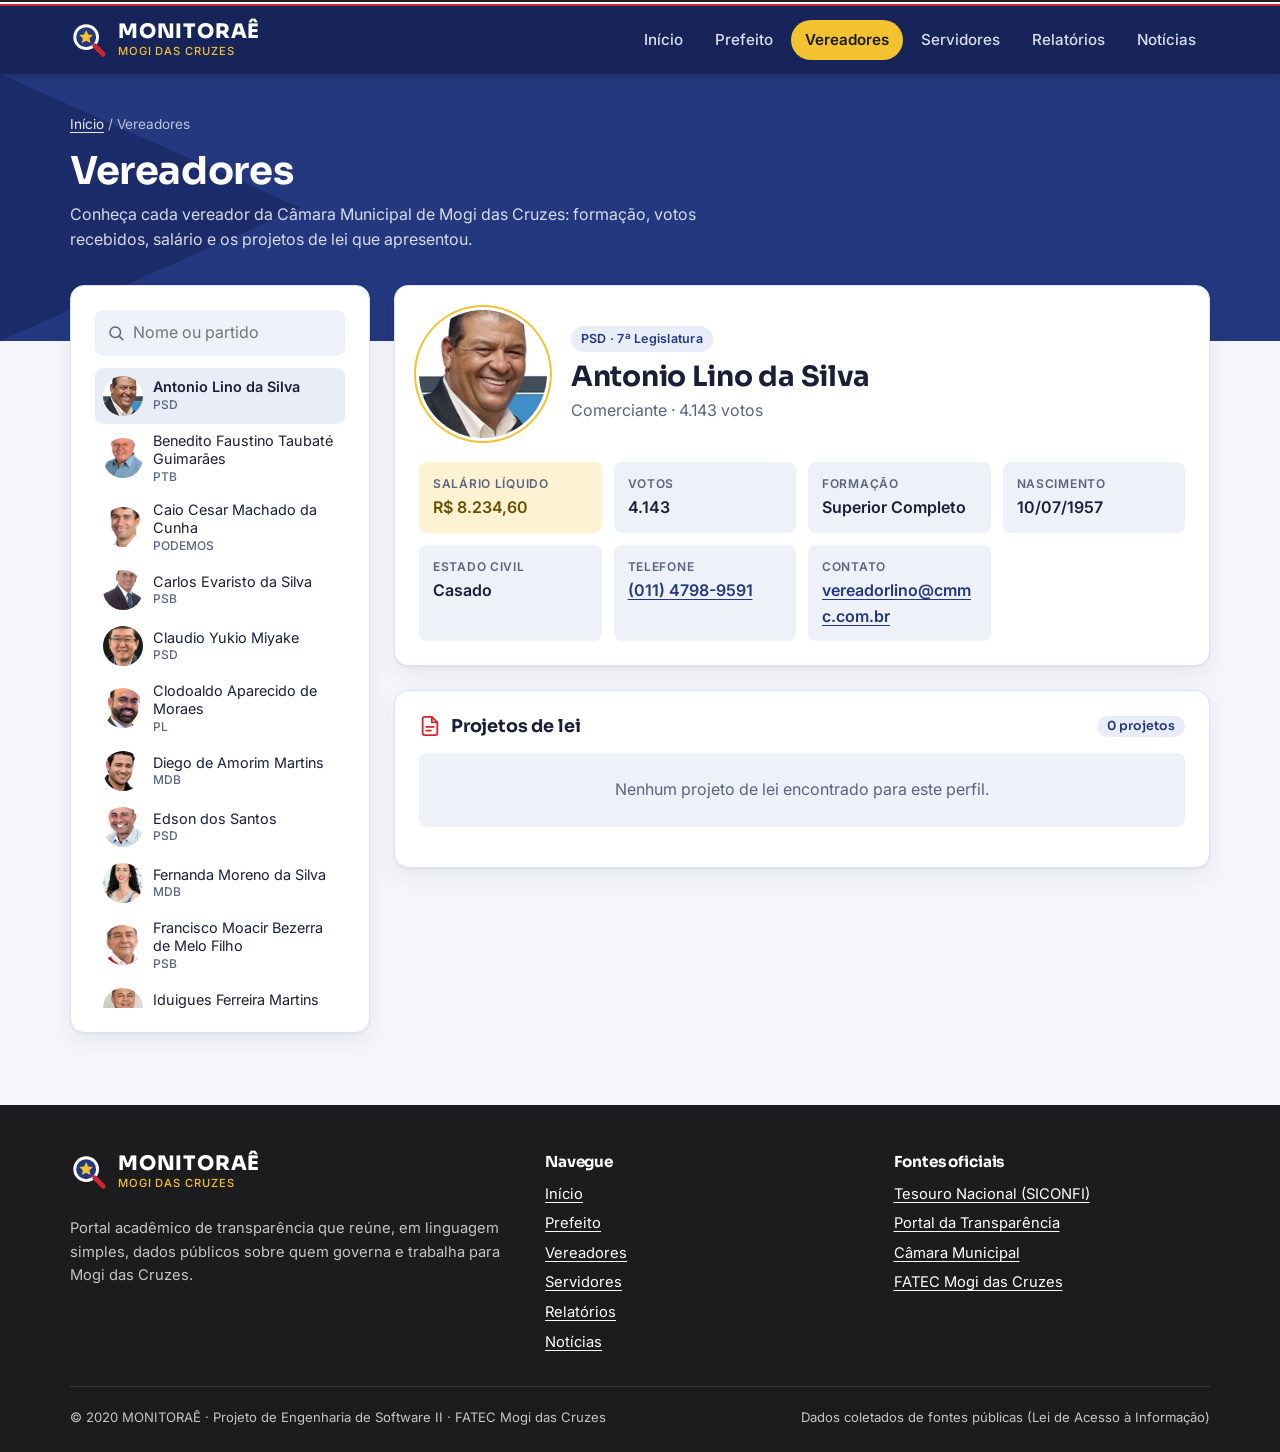
<file: docs/PerfilVereador.html>
<!DOCTYPE html>
<html lang="pt-BR">
<head>
	<meta charset="utf-8">
	<meta name="viewport" content="width=device-width, initial-scale=1">
	<meta name="description" content="Perfil dos vereadores de Mogi das Cruzes: dados pessoais, votos, salário e projetos de lei.">
	<meta name="theme-color" content="#16245a">
	<title>Vereadores · MONITORAÊ</title>
	<link rel="icon" type="image/svg+xml" href="imgs/icone.svg">
	<link rel="preconnect" href="https://fonts.googleapis.com">
	<link rel="preconnect" href="https://fonts.gstatic.com" crossorigin>
	<link rel="stylesheet" href="https://fonts.googleapis.com/css2?family=Inter:wght@400;500;600;700&family=Sora:wght@600;700;800&display=swap">
	<link rel="stylesheet" href="css/estilo.css">
</head>
<body>
	<a class="pular-conteudo" href="#conteudo">Pular para o conteúdo</a>
	<header id="cabecalho"></header>

	<main id="conteudo">
		<section class="topo-pagina">
			<div class="container">
				<div class="trilha"><a href="index.html">Início</a> / Vereadores</div>
				<h1>Vereadores</h1>
				<p>Conheça cada vereador da Câmara Municipal de Mogi das Cruzes: formação, votos recebidos, salário e os projetos de lei que apresentou.</p>
			</div>
		</section>

		<div class="container conteudo-sobreposto">
			<div class="perfil">
				<aside class="cartao perfil-lateral" aria-label="Lista de vereadores">
					<label class="lista-busca">
						<svg viewBox="0 0 24 24" fill="none" stroke="currentColor" stroke-width="2" stroke-linecap="round" aria-hidden="true"><path d="m21 21-4.3-4.3"/><circle cx="11" cy="11" r="7"/></svg>
						<span class="visualmente-oculto">Pesquisar vereador por nome ou partido</span>
						<input type="search" id="campodepesquisaveredor" placeholder="Nome ou partido" autocomplete="off">
					</label>
					<ul class="lista-vereadores" id="lista-vereadores"></ul>
				</aside>

				<div>
					<article class="cartao" id="perfil" aria-live="polite">
						<div class="perfil-cabecalho">
							<div class="avatar esqueleto"></div>
							<div style="flex:1">
								<div class="esqueleto" style="width:40%;margin-bottom:10px"></div>
								<div class="esqueleto" style="width:70%;height:28px"></div>
							</div>
						</div>
					</article>

					<div class="cartao bloco">
						<h3 class="bloco-titulo"><svg viewBox="0 0 24 24" fill="none" stroke="currentColor" stroke-width="2" stroke-linecap="round" stroke-linejoin="round" aria-hidden="true"><path d="M14 2H6a2 2 0 0 0-2 2v16a2 2 0 0 0 2 2h12a2 2 0 0 0 2-2V8z"/><path d="M14 2v6h6M8 13h8M8 17h5"/></svg> Projetos de lei <span class="etiqueta" id="total-projetos"></span></h3>
						<div id="listaProjetos">
							<div class="esqueleto" style="height:64px"></div>
						</div>
					</div>
				</div>
			</div>
		</div>
	</main>

	<footer id="rodape"></footer>

	<script src="js/monitorae.js"></script>
	<script>
		montarLayout('vereadores');

		var vereadores = [];
		var idAtual = Number(new URLSearchParams(location.search).get('id')) || 1;

		function mostrarLista(lista) {
			var ul = document.getElementById('lista-vereadores');
			if (!lista.length) {
				ul.innerHTML = '<li class="vazio">Nenhum vereador encontrado.</li>';
				return;
			}
			ul.innerHTML = lista.map(function (v) {
				return '<li><a href="PerfilVereador.html?id=' + v.codigo + '"' + (v.codigo === idAtual ? ' aria-current="page"' : '') + '>' +
					'<img src="' + escaparHTML(v.imagem) + '" alt="" loading="lazy"><span>' + escaparHTML(nomeProprio(v.nome)) +
					'<small>' + escaparHTML(v.partido) + '</small></span></a></li>';
			}).join('');
		}

		document.getElementById('campodepesquisaveredor').addEventListener('input', function () {
			var termo = normalizar(this.value.trim());
			mostrarLista(vereadores.filter(function (v) {
				return normalizar(v.nome).indexOf(termo) !== -1 || normalizar(v.partido).indexOf(termo) === 0;
			}));
		});

		function fato(rotulo, valor, destaque) {
			return '<div class="fato' + (destaque ? ' fato--destaque' : '') + '"><dt>' + rotulo + '</dt><dd>' + valor + '</dd></div>';
		}

		// Alguns vereadores têm site no lugar do e-mail
		function contato(texto) {
			var t = String(texto || '').trim();
			if (!t) return 'Não informado';
			if (t.indexOf('@') !== -1) return '<a href="mailto:' + escaparHTML(t) + '">' + escaparHTML(t) + '</a>';
			var url = /^https?:\/\//.test(t) ? t : 'http://' + t;
			return '<a href="' + escaparHTML(url) + '" target="_blank" rel="noopener">' + escaparHTML(t.replace(/^https?:\/\//, '').replace(/\/+$/, '')) + '</a>';
		}

		Promise.all([carregarJSON('vereadores'), carregarJSON('projetos')]).then(function (dados) {
			vereadores = dados[0];
			mostrarLista(vereadores);

			var v = vereadores.find(function (x) { return x.codigo === idAtual; }) || vereadores[0];
			document.title = nomeProprio(v.nome) + ' · Vereadores · MONITORAÊ';

			var atual = document.querySelector('.lista-vereadores [aria-current]');
			if (atual) atual.scrollIntoView({ block: 'nearest' });

			document.getElementById('perfil').innerHTML =
				'<div class="perfil-cabecalho">' +
				'<img class="avatar" src="' + escaparHTML(v.imagem) + '" alt="Foto de ' + escaparHTML(nomeProprio(v.nome)) + '">' +
				'<div><span class="etiqueta">' + escaparHTML(v.partido) + ' · ' + escaparHTML(v.legislatura) + '</span>' +
				'<h2>' + escaparHTML(nomeProprio(v.nome)) + '</h2>' +
				'<p>' + escaparHTML(v.atividade ? nomeProprio(v.atividade) : 'Vereador(a)') + ' · ' + escaparHTML(v.votos) + '</p></div></div>' +
				'<dl class="fatos">' +
				fato('Salário líquido', v.salario ? 'R$ ' + escaparHTML(v.salario.trim()) : 'Não informado', true) +
				fato('Votos', escaparHTML(v.votos.replace(/ votos$/i, ''))) +
				fato('Formação', escaparHTML(nomeProprio(v.formacao) || 'Não informada')) +
				fato('Nascimento', escaparHTML(v.nascimento)) +
				fato('Estado civil', escaparHTML(v.estadoCivil)) +
				fato('Telefone', '<a href="tel:' + escaparHTML(v.telefone.replace(/\D/g, '')) + '">' + escaparHTML(v.telefone) + '</a>') +
				fato('Contato', contato(v.email)) +
				'</dl>';

			// Inclui projetos em coautoria ("FULANO E CICLANO")
			var projetos = dados[1].filter(function (p) {
				return normalizar(p.autor).indexOf(normalizar(v.nome)) !== -1;
			});
			document.getElementById('total-projetos').textContent = projetos.length + (projetos.length === 1 ? ' projeto' : ' projetos');
			document.getElementById('listaProjetos').innerHTML = listaProjetos(projetos, true);
		}).catch(function (erro) {
			mostrarErro(document.getElementById('perfil'), erro);
		});
	</script>
</body>
</html>
</file>
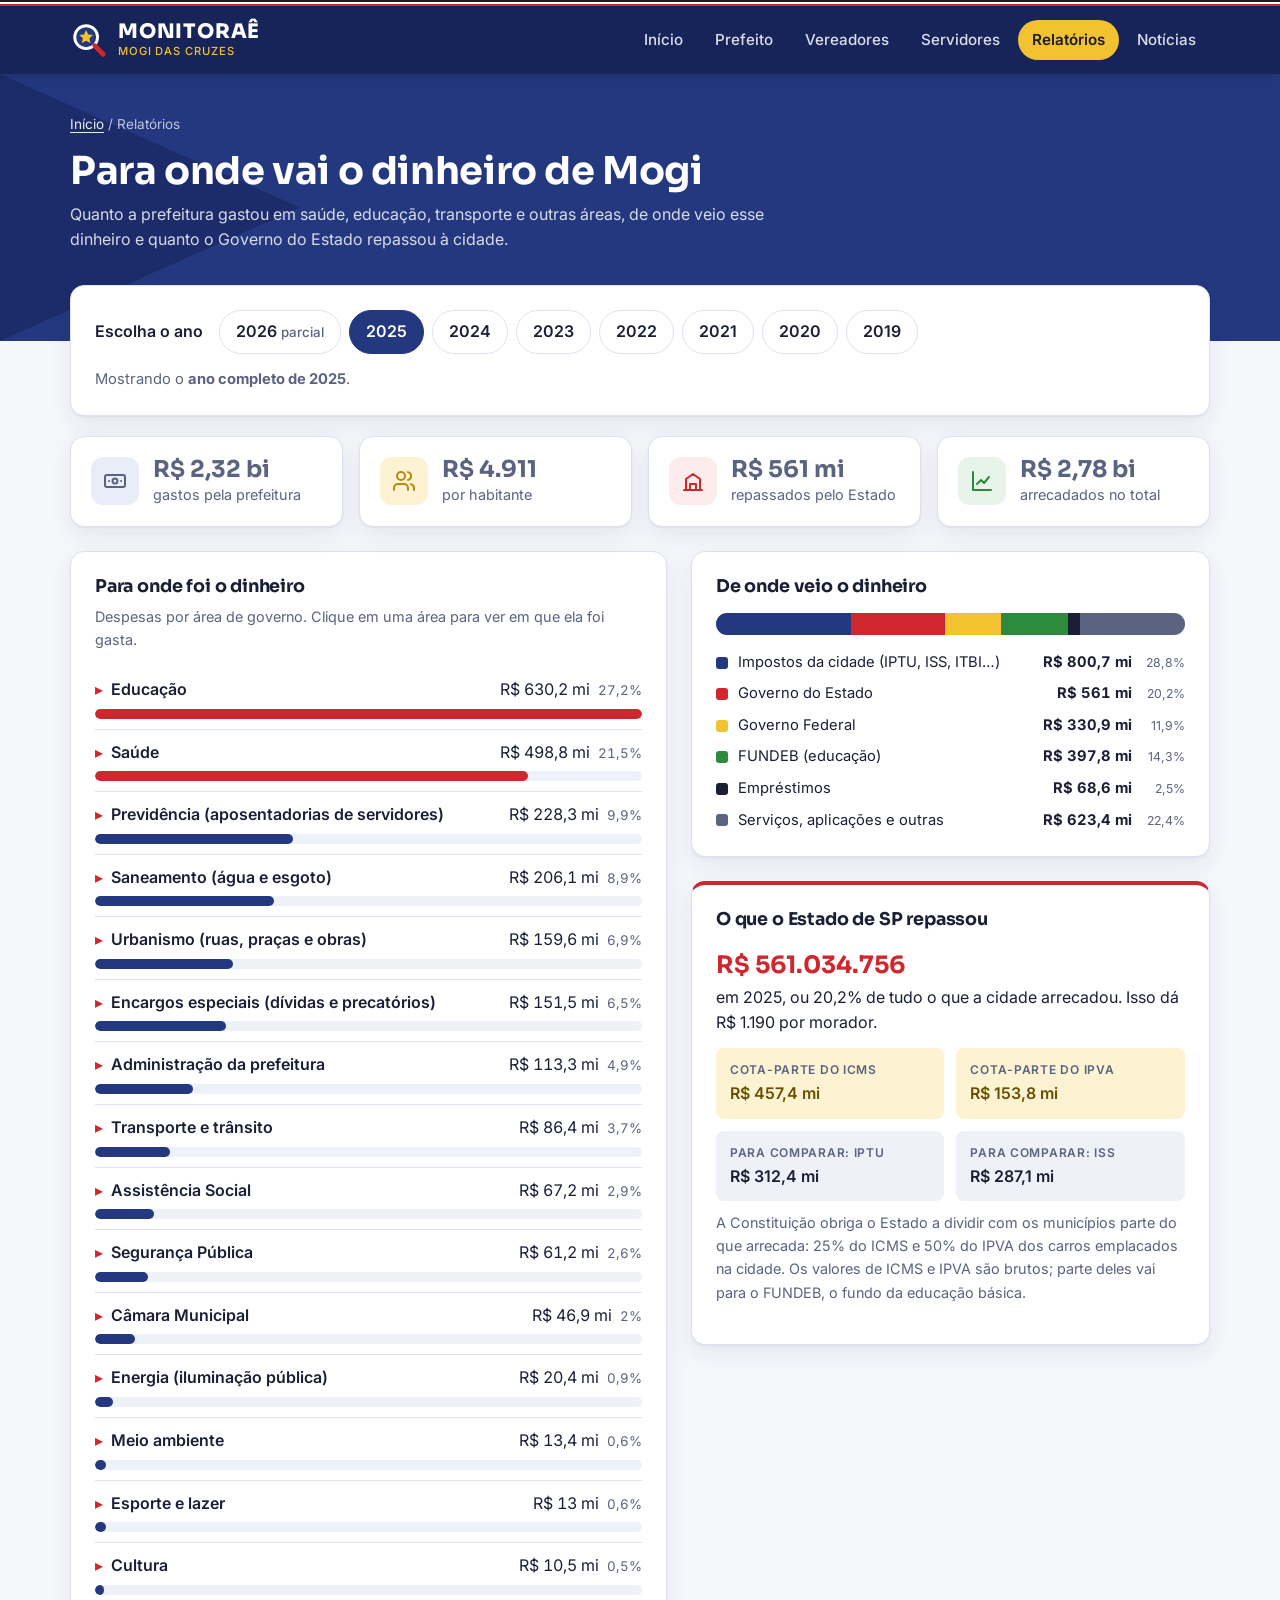
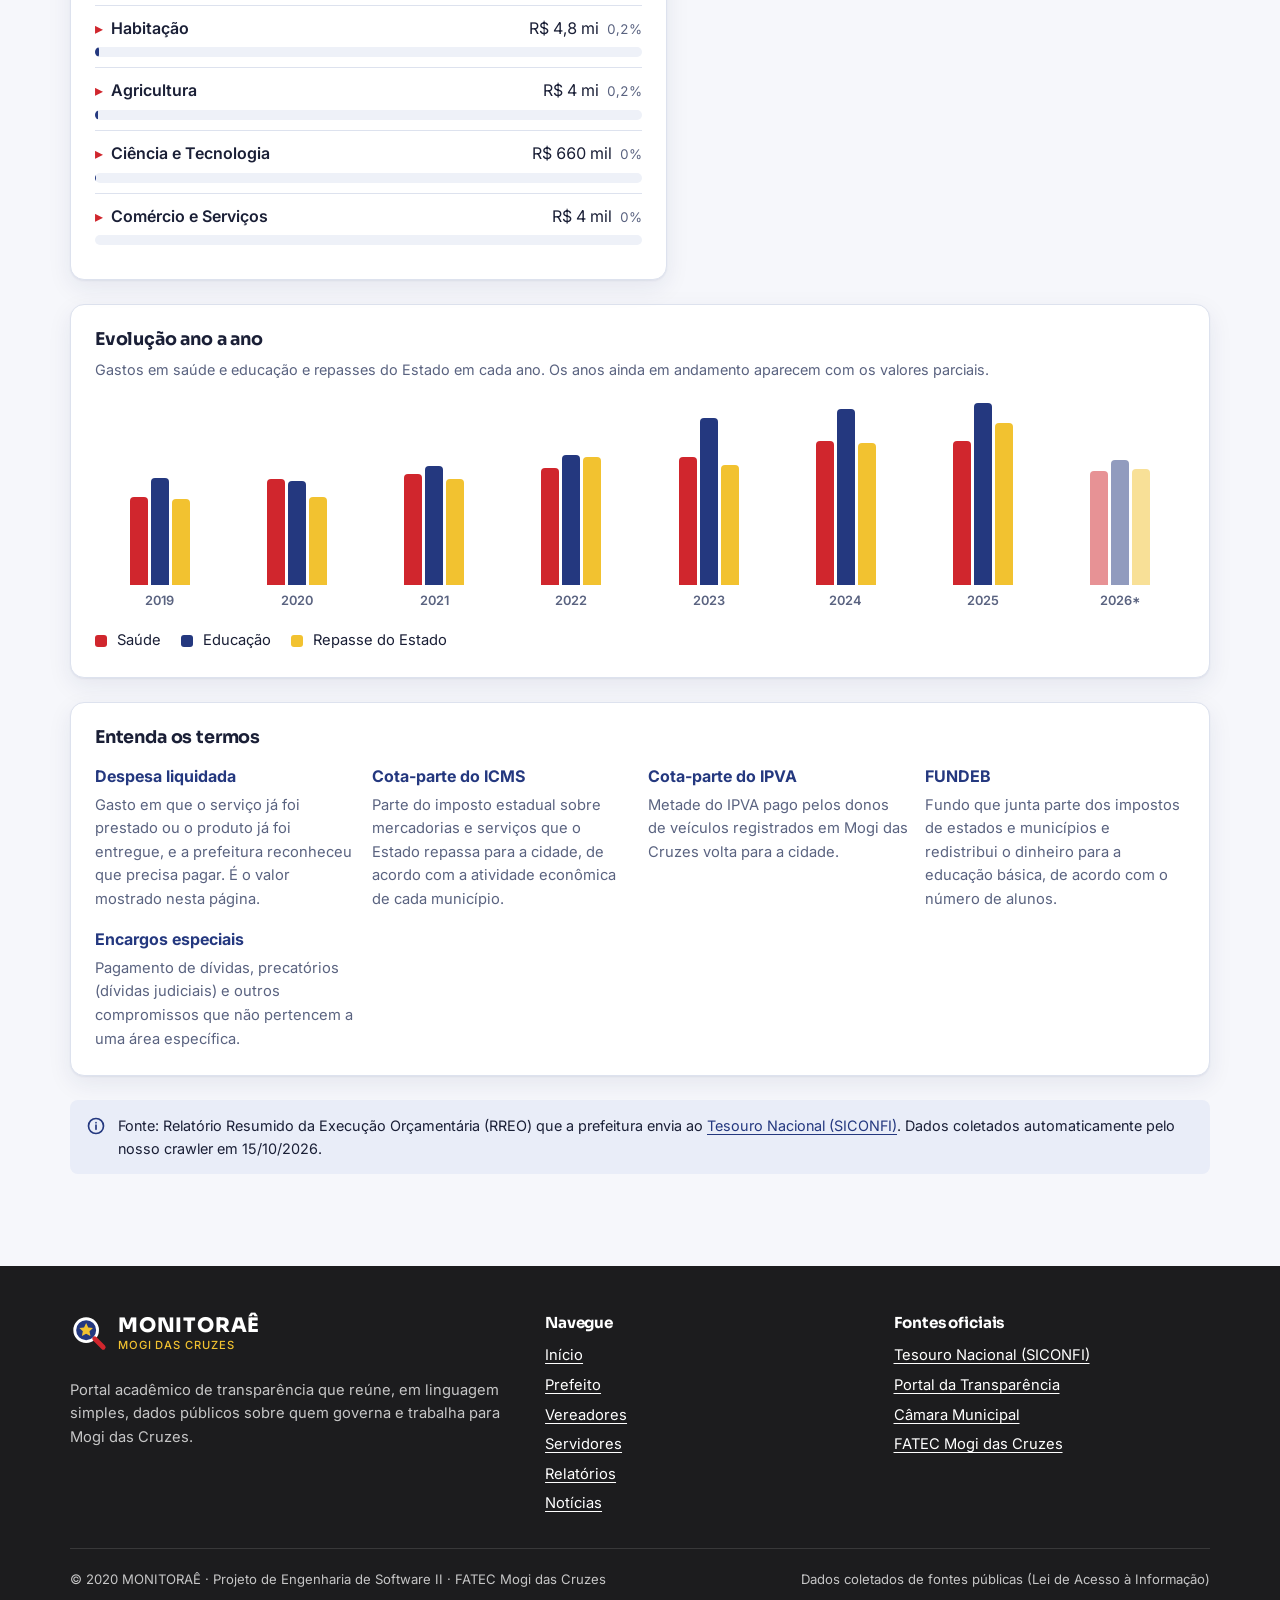
<file: docs/Relatorios.html>
<!DOCTYPE html>
<html lang="pt-BR">
<head>
	<meta charset="utf-8">
	<meta name="viewport" content="width=device-width, initial-scale=1">
	<meta name="description" content="Para onde vai o dinheiro público de Mogi das Cruzes: gastos por área (saúde, educação, transporte) e quanto o Estado repassou à cidade.">
	<meta name="theme-color" content="#16245a">
	<title>Relatórios · MONITORAÊ</title>
	<link rel="icon" type="image/svg+xml" href="imgs/icone.svg">
	<link rel="preconnect" href="https://fonts.googleapis.com">
	<link rel="preconnect" href="https://fonts.gstatic.com" crossorigin>
	<link rel="stylesheet" href="https://fonts.googleapis.com/css2?family=Inter:wght@400;500;600;700&family=Sora:wght@600;700;800&display=swap">
	<link rel="stylesheet" href="css/estilo.css">
</head>
<body>
	<a class="pular-conteudo" href="#conteudo">Pular para o conteúdo</a>
	<header id="cabecalho"></header>

	<main id="conteudo">
		<section class="topo-pagina">
			<div class="container">
				<div class="trilha"><a href="index.html">Início</a> / Relatórios</div>
				<h1>Para onde vai o dinheiro de Mogi</h1>
				<p>Quanto a prefeitura gastou em saúde, educação, transporte e outras áreas, de onde veio esse dinheiro e quanto o Governo do Estado repassou à cidade.</p>
			</div>
		</section>

		<div class="container conteudo-sobreposto">
			<div class="cartao">
				<div class="seletor-ano">
					<span class="seletor-ano-rotulo" id="rotulo-anos">Escolha o ano</span>
					<div class="anos" role="group" aria-labelledby="rotulo-anos" id="anos"></div>
				</div>
				<p class="periodo-aviso" id="periodo-aviso"></p>
			</div>

			<div class="numeros numeros--relatorio" id="numeros">
				<div class="numero"><span class="numero-icone" data-icone="dinheiro"></span><span><strong data-numero="gasto">–</strong><span>gastos pela prefeitura</span></span></div>
				<div class="numero"><span class="numero-icone" data-icone="pessoas"></span><span><strong data-numero="habitante">–</strong><span>por habitante</span></span></div>
				<div class="numero"><span class="numero-icone" data-icone="predio"></span><span><strong data-numero="estado">–</strong><span>repassados pelo Estado</span></span></div>
				<div class="numero"><span class="numero-icone" data-icone="grafico"></span><span><strong data-numero="arrecadado">–</strong><span>arrecadados no total</span></span></div>
			</div>

			<div class="relatorio-grade">
				<section class="cartao bloco" aria-labelledby="titulo-areas">
					<h2 class="bloco-titulo" id="titulo-areas">Para onde foi o dinheiro</h2>
					<p class="bloco-explicacao">Despesas por área de governo. Clique em uma área para ver em que ela foi gasta.</p>
					<div id="areas"></div>
				</section>

				<div>
					<section class="cartao bloco" aria-labelledby="titulo-origem">
						<h2 class="bloco-titulo" id="titulo-origem">De onde veio o dinheiro</h2>
						<div class="barra-empilhada" id="origem-barra" role="img"></div>
						<ul class="legenda" id="origem-legenda"></ul>
					</section>

					<section class="cartao bloco destaque-estado" aria-labelledby="titulo-estado">
						<h2 class="bloco-titulo" id="titulo-estado">O que o Estado de SP repassou</h2>
						<p class="estado-total" id="estado-total"></p>
						<dl class="fatos" id="estado-detalhe"></dl>
						<p class="bloco-explicacao">A Constituição obriga o Estado a dividir com os municípios parte do que arrecada: 25% do ICMS e 50% do IPVA dos carros emplacados na cidade. Os valores de ICMS e IPVA são brutos; parte deles vai para o FUNDEB, o fundo da educação básica.</p>
					</section>
				</div>
			</div>

			<section class="cartao bloco" aria-labelledby="titulo-evolucao">
				<h2 class="bloco-titulo" id="titulo-evolucao">Evolução ano a ano</h2>
				<p class="bloco-explicacao">Gastos em saúde e educação e repasses do Estado em cada ano. Os anos ainda em andamento aparecem com os valores parciais.</p>
				<div class="evolucao" id="evolucao"></div>
				<ul class="legenda">
					<li><i style="background:var(--mogi-vermelho)"></i>Saúde</li>
					<li><i style="background:var(--mogi-azul)"></i>Educação</li>
					<li><i style="background:var(--mogi-ouro)"></i>Repasse do Estado</li>
				</ul>
			</section>

			<section class="cartao bloco" aria-labelledby="titulo-glossario">
				<h2 class="bloco-titulo" id="titulo-glossario">Entenda os termos</h2>
				<dl class="glossario">
					<div><dt>Despesa liquidada</dt><dd>Gasto em que o serviço já foi prestado ou o produto já foi entregue, e a prefeitura reconheceu que precisa pagar. É o valor mostrado nesta página.</dd></div>
					<div><dt>Cota-parte do ICMS</dt><dd>Parte do imposto estadual sobre mercadorias e serviços que o Estado repassa para a cidade, de acordo com a atividade econômica de cada município.</dd></div>
					<div><dt>Cota-parte do IPVA</dt><dd>Metade do IPVA pago pelos donos de veículos registrados em Mogi das Cruzes volta para a cidade.</dd></div>
					<div><dt>FUNDEB</dt><dd>Fundo que junta parte dos impostos de estados e municípios e redistribui o dinheiro para a educação básica, de acordo com o número de alunos.</dd></div>
					<div><dt>Encargos especiais</dt><dd>Pagamento de dívidas, precatórios (dívidas judiciais) e outros compromissos que não pertencem a uma área específica.</dd></div>
				</dl>
			</section>

			<p class="aviso-fonte" id="origemDados"></p>
		</div>
	</main>

	<footer id="rodape"></footer>

	<script src="js/monitorae.js"></script>
	<script>
		montarLayout('relatorios');

		document.querySelectorAll('[data-icone]').forEach(function (el) { el.innerHTML = icone(el.dataset.icone); });

		// Nomes das áreas em linguagem simples
		var AREAS = {
			'Previdência Social': 'Previdência (aposentadorias de servidores)',
			'Saneamento': 'Saneamento (água e esgoto)',
			'Urbanismo': 'Urbanismo (ruas, praças e obras)',
			'Encargos Especiais': 'Encargos especiais (dívidas e precatórios)',
			'Administração': 'Administração da prefeitura',
			'Transporte': 'Transporte e trânsito',
			'Legislativa': 'Câmara Municipal',
			'Energia': 'Energia (iluminação pública)',
			'Desporto e Lazer': 'Esporte e lazer',
			'Gestão Ambiental': 'Meio ambiente'
		};

		var ORIGENS = [
			{ chave: 'impostos', nome: 'Impostos da cidade (IPTU, ISS, ITBI…)', cor: 'var(--mogi-azul)' },
			{ chave: 'estado', nome: 'Governo do Estado', cor: 'var(--mogi-vermelho)' },
			{ chave: 'uniao', nome: 'Governo Federal', cor: 'var(--mogi-ouro)' },
			{ chave: 'fundeb', nome: 'FUNDEB (educação)', cor: 'var(--mogi-verde)' },
			{ chave: 'emprestimos', nome: 'Empréstimos', cor: 'var(--texto)' },
			{ chave: 'outras', nome: 'Serviços, aplicações e outras', cor: 'var(--texto-suave)' }
		];

		var financas;

		function milhoes(valor) {
			if (valor >= 1e9) return 'R$ ' + (valor / 1e9).toLocaleString('pt-BR', { maximumFractionDigits: 2 }) + ' bi';
			if (valor < 1e6) return 'R$ ' + Math.round(valor / 1e3).toLocaleString('pt-BR') + ' mil';
			return 'R$ ' + (valor / 1e6).toLocaleString('pt-BR', { maximumFractionDigits: 1 }) + ' mi';
		}

		function porcento(parte, total) {
			return (parte / total * 100).toLocaleString('pt-BR', { maximumFractionDigits: 1 }) + '%';
		}

		function mostrarAno(ano) {
			var dados = financas.anos.find(function (a) { return a.ano === ano; }) || financas.anos[0];
			history.replaceState(null, '', '?ano=' + dados.ano);

			document.querySelectorAll('.anos button').forEach(function (b) {
				b.setAttribute('aria-pressed', Number(b.dataset.ano) === dados.ano);
			});
			document.getElementById('periodo-aviso').innerHTML = dados.periodo === 6
				? 'Mostrando o <strong>ano completo de ' + dados.ano + '</strong>.'
				: 'Mostrando <strong>' + dados.ano + ' ' + escaparHTML(dados.ate) + '</strong>. O ano ainda não terminou: os valores vão aumentar a cada novo relatório bimestral.';

			document.querySelector('[data-numero="gasto"]').textContent = milhoes(dados.despesaTotal);
			document.querySelector('[data-numero="habitante"]').textContent = formatarReais(dados.despesaTotal / dados.populacao, 0);
			document.querySelector('[data-numero="estado"]').textContent = milhoes(dados.receitas.estado);
			document.querySelector('[data-numero="arrecadado"]').textContent = milhoes(dados.receitaTotal);

			// Para onde foi --------------------------------------------------
			var maior = dados.despesas[0].valor;
			document.getElementById('areas').innerHTML = dados.despesas.filter(function (f) { return f.valor > 0; }).map(function (f, i) {
				var nome = AREAS[f.funcao] || f.funcao;
				var subs = f.subfuncoes.filter(function (s) { return s.valor > 0; });
				var cabeca = '<span class="area-linha"><span class="area-nome">' + escaparHTML(nome) + '</span>' +
					'<span class="area-valor">' + milhoes(f.valor) + ' <small>' + porcento(f.valor, dados.despesaTotal) + '</small></span></span>' +
					'<span class="barra' + (i < 2 ? ' barra--destaque' : '') + '"><i style="width:' + (f.valor / maior * 100).toFixed(1) + '%"></i></span>';
				if (!subs.length) return '<div class="area">' + cabeca + '</div>';
				return '<details class="area"><summary>' + cabeca + '</summary><ul class="subareas">' +
					subs.map(function (s) {
						return '<li><span>' + escaparHTML(s.nome) + '</span><span>' + milhoes(s.valor) + '</span></li>';
					}).join('') + '</ul></details>';
			}).join('');

			// De onde veio ---------------------------------------------------
			var positivas = ORIGENS.filter(function (o) { return dados.receitas[o.chave] > 0; });
			var barra = document.getElementById('origem-barra');
			barra.innerHTML = positivas.map(function (o) {
				return '<i style="width:' + (dados.receitas[o.chave] / dados.receitaTotal * 100).toFixed(2) + '%;background:' + o.cor + '" title="' + escaparHTML(o.nome) + '"></i>';
			}).join('');
			barra.setAttribute('aria-label', positivas.map(function (o) {
				return o.nome + ': ' + porcento(dados.receitas[o.chave], dados.receitaTotal);
			}).join('; '));
			document.getElementById('origem-legenda').innerHTML = positivas.map(function (o) {
				return '<li><i style="background:' + o.cor + '"></i><span>' + escaparHTML(o.nome) + '</span>' +
					'<strong>' + milhoes(dados.receitas[o.chave]) + '</strong><small>' + porcento(dados.receitas[o.chave], dados.receitaTotal) + '</small></li>';
			}).join('');

			// Estado ---------------------------------------------------------
			var d = dados.detalhe;
			document.getElementById('estado-total').innerHTML = '<strong>' + formatarReais(dados.receitas.estado, 0) + '</strong> em ' +
				(dados.periodo === 6 ? dados.ano : dados.ano + ' ' + escaparHTML(dados.ate)) + ', ou ' +
				porcento(dados.receitas.estado, dados.receitaTotal) + ' de tudo o que a cidade arrecadou. Isso dá ' +
				formatarReais(dados.receitas.estado / dados.populacao, 0) + ' por morador.';
			document.getElementById('estado-detalhe').innerHTML =
				'<div class="fato fato--destaque"><dt>Cota-parte do ICMS</dt><dd>' + milhoes(d.icms) + '</dd></div>' +
				'<div class="fato fato--destaque"><dt>Cota-parte do IPVA</dt><dd>' + milhoes(d.ipva) + '</dd></div>' +
				'<div class="fato"><dt>Para comparar: IPTU</dt><dd>' + milhoes(d.iptu) + '</dd></div>' +
				'<div class="fato"><dt>Para comparar: ISS</dt><dd>' + milhoes(d.iss) + '</dd></div>';
		}

		function desenharEvolucao() {
			var anos = financas.anos.slice().reverse();
			var valor = function (a, funcao) {
				var f = a.despesas.find(function (x) { return x.funcao === funcao; });
				return f ? f.valor : 0;
			};
			var maior = Math.max.apply(null, anos.map(function (a) { return Math.max(valor(a, 'Saúde'), valor(a, 'Educação'), a.receitas.estado); }));
			document.getElementById('evolucao').innerHTML = anos.map(function (a) {
				var colunas = [
					{ v: valor(a, 'Saúde'), cor: 'var(--mogi-vermelho)', nome: 'Saúde' },
					{ v: valor(a, 'Educação'), cor: 'var(--mogi-azul)', nome: 'Educação' },
					{ v: a.receitas.estado, cor: 'var(--mogi-ouro)', nome: 'Repasse do Estado' }
				];
				return '<button type="button" class="evolucao-ano' + (a.periodo < 6 ? ' parcial' : '') + '" data-ano="' + a.ano + '" aria-label="' +
					a.ano + ': ' + colunas.map(function (c) { return c.nome + ' ' + milhoes(c.v); }).join(', ') + '">' +
					'<span class="evolucao-colunas">' + colunas.map(function (c) {
						return '<i style="height:' + (c.v / maior * 100).toFixed(1) + '%;background:' + c.cor + '" title="' + c.nome + ': ' + milhoes(c.v) + '"></i>';
					}).join('') + '</span><span class="evolucao-rotulo">' + a.ano + (a.periodo < 6 ? '*' : '') + '</span></button>';
			}).join('');
			document.querySelectorAll('.evolucao-ano').forEach(function (b) {
				b.addEventListener('click', function () { mostrarAno(Number(b.dataset.ano)); window.scrollTo({ top: 0, behavior: 'smooth' }); });
			});
		}

		carregarJSON('financas').then(function (dados) {
			financas = dados;
			document.getElementById('anos').innerHTML = dados.anos.map(function (a) {
				return '<button type="button" data-ano="' + a.ano + '" aria-pressed="false">' + a.ano +
					(a.periodo < 6 ? ' <small>parcial</small>' : '') + '</button>';
			}).join('');
			document.querySelectorAll('.anos button').forEach(function (b) {
				b.addEventListener('click', function () { mostrarAno(Number(b.dataset.ano)); });
			});

			// Começa no último ano completo, que é mais fácil de comparar
			var pedido = Number(new URLSearchParams(location.search).get('ano'));
			var completo = dados.anos.find(function (a) { return a.periodo === 6; }) || dados.anos[0];
			mostrarAno(pedido || completo.ano);
			desenharEvolucao();

			document.getElementById('origemDados').innerHTML = icone('info') + '<span>Fonte: Relatório Resumido da Execução Orçamentária (RREO) que a prefeitura envia ao ' +
				'<a href="' + escaparHTML(dados.fonte) + '" target="_blank" rel="noopener">Tesouro Nacional (SICONFI)</a>. ' +
				'Dados coletados automaticamente pelo nosso crawler' + (dados.coletadoEm ? ' em ' + escaparHTML(dataBR(dados.coletadoEm)) : '') + '.</span>';
		}).catch(function (erro) {
			mostrarErro(document.getElementById('areas'), erro);
		});
	</script>
</body>
</html>
</file>
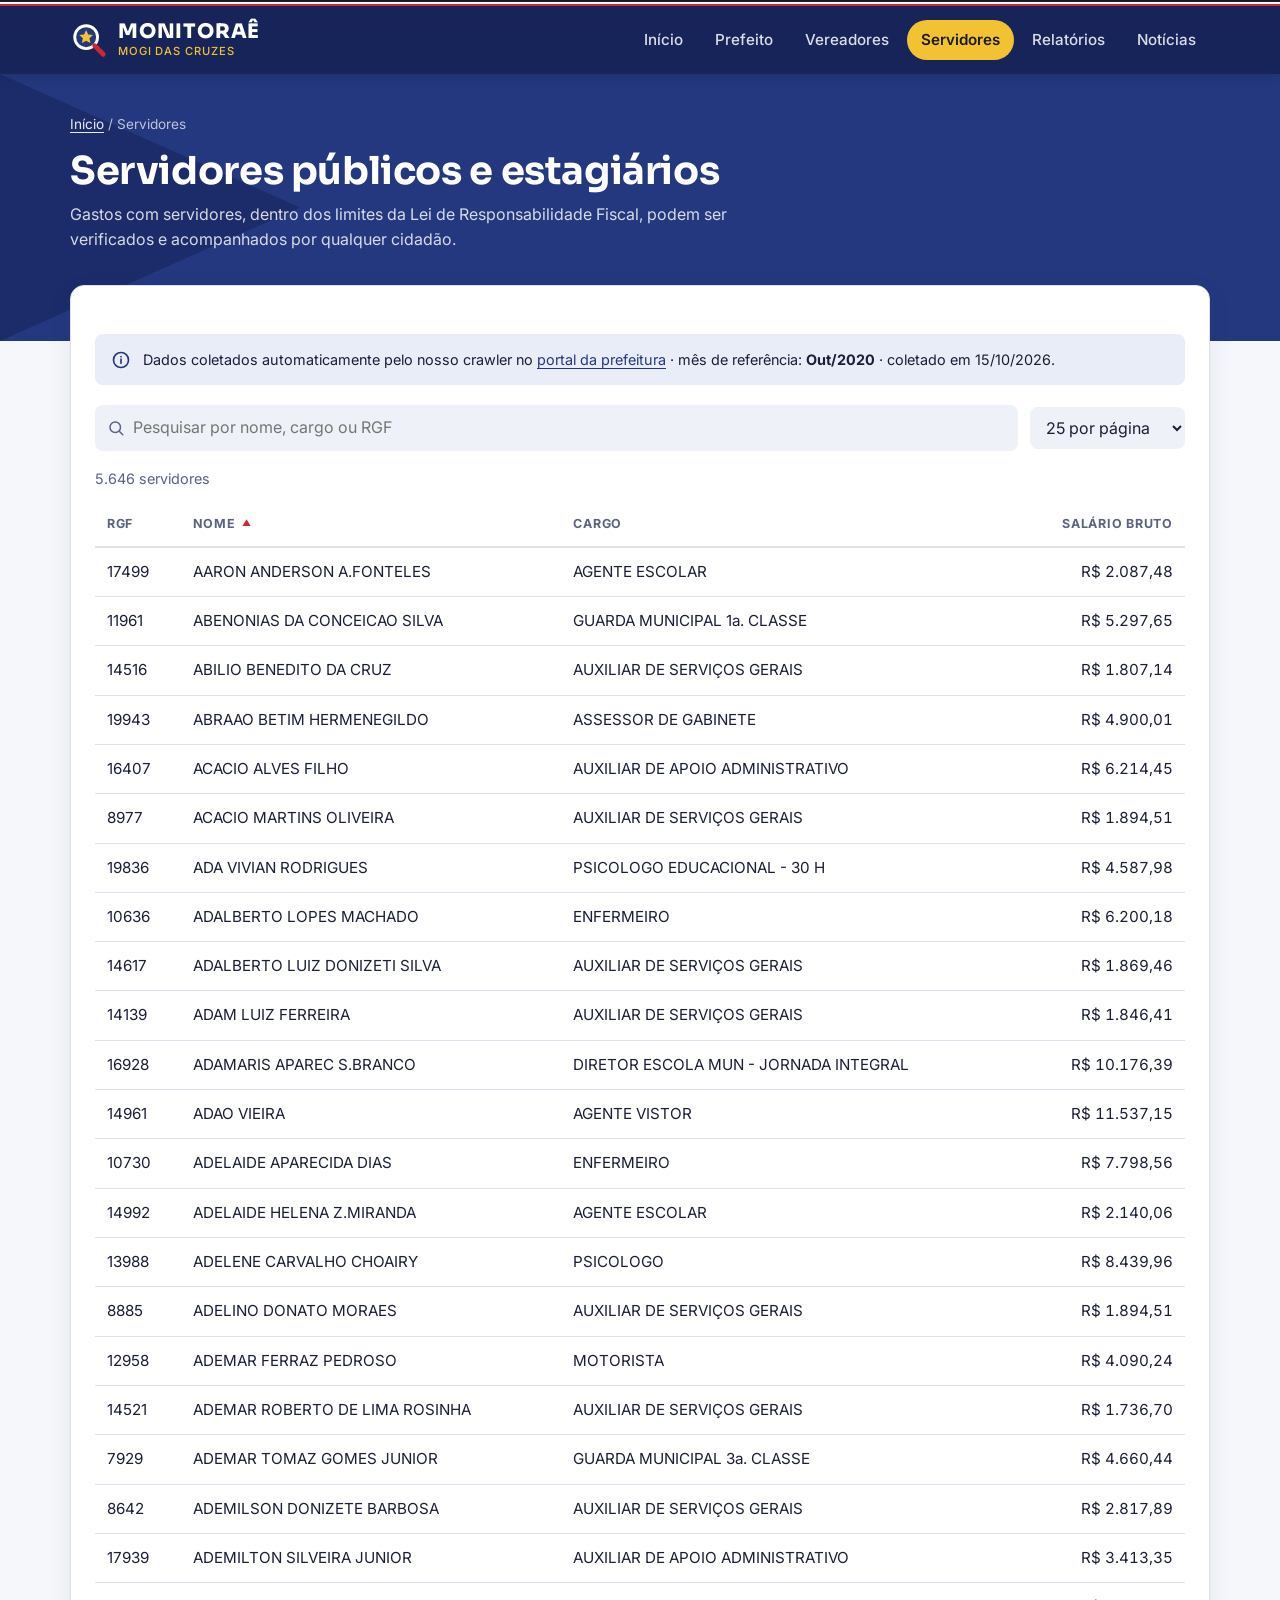
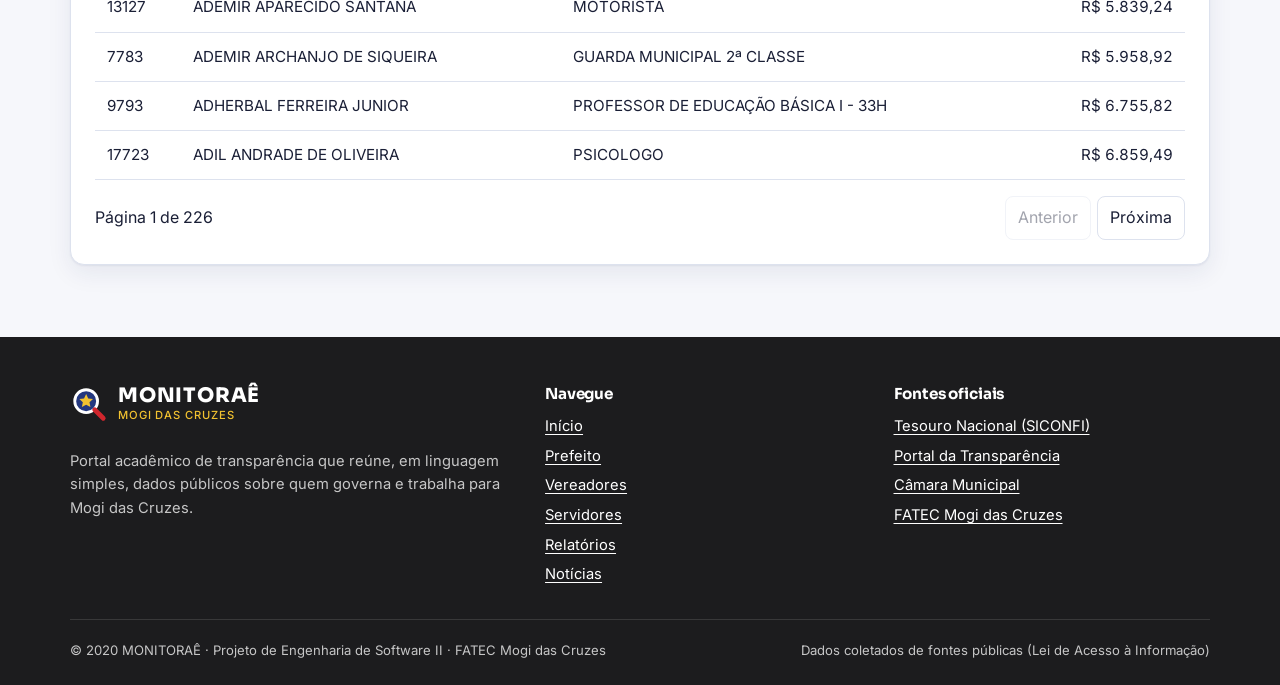
<file: docs/Servidores.html>
<!DOCTYPE html>
<html lang="pt-BR">
<head>
	<meta charset="utf-8">
	<meta name="viewport" content="width=device-width, initial-scale=1">
	<meta name="description" content="Consulte nome, cargo e salário dos servidores públicos de Mogi das Cruzes.">
	<meta name="theme-color" content="#16245a">
	<title>Servidores · MONITORAÊ</title>
	<link rel="icon" type="image/svg+xml" href="imgs/icone.svg">
	<link rel="preconnect" href="https://fonts.googleapis.com">
	<link rel="preconnect" href="https://fonts.gstatic.com" crossorigin>
	<link rel="stylesheet" href="https://fonts.googleapis.com/css2?family=Inter:wght@400;500;600;700&family=Sora:wght@600;700;800&display=swap">
	<link rel="stylesheet" href="css/estilo.css">
</head>
<body>
	<a class="pular-conteudo" href="#conteudo">Pular para o conteúdo</a>
	<header id="cabecalho"></header>

	<main id="conteudo">
		<section class="topo-pagina">
			<div class="container">
				<div class="trilha"><a href="index.html">Início</a> / Servidores</div>
				<h1>Servidores públicos e estagiários</h1>
				<p>Gastos com servidores, dentro dos limites da Lei de Responsabilidade Fiscal, podem ser verificados e acompanhados por qualquer cidadão.</p>
			</div>
		</section>

		<div class="container conteudo-sobreposto">
			<div class="cartao">
				<div class="aviso-fonte" id="origemDados" hidden></div>

				<div class="filtros" role="search">
					<label class="lista-busca">
						<svg viewBox="0 0 24 24" fill="none" stroke="currentColor" stroke-width="2" stroke-linecap="round" aria-hidden="true"><path d="m21 21-4.3-4.3"/><circle cx="11" cy="11" r="7"/></svg>
						<span class="visualmente-oculto">Pesquisar por nome, cargo ou RGF</span>
						<input type="search" id="busca" placeholder="Pesquisar por nome, cargo ou RGF" autocomplete="off">
					</label>
					<label>
						<span class="visualmente-oculto">Servidores por página</span>
						<select id="por-pagina">
							<option value="25">25 por página</option>
							<option value="50">50 por página</option>
							<option value="100">100 por página</option>
						</select>
					</label>
				</div>

				<p class="resumo-tabela" id="resumo" aria-live="polite">Carregando servidores…</p>

				<div class="tabela-rolagem">
					<table class="tabela">
						<thead>
							<tr>
								<th data-coluna="0" scope="col"><button type="button">RGF</button></th>
								<th data-coluna="1" scope="col" aria-sort="ascending"><button type="button">Nome</button></th>
								<th data-coluna="2" scope="col"><button type="button">Cargo</button></th>
								<th data-coluna="3" scope="col" class="num"><button type="button">Salário bruto</button></th>
							</tr>
						</thead>
						<tbody id="linhas"></tbody>
					</table>
				</div>

				<div class="paginacao">
					<span id="pagina-info"></span>
					<div class="paginacao-botoes">
						<button type="button" id="anterior">Anterior</button>
						<button type="button" id="proxima">Próxima</button>
					</div>
				</div>
			</div>
		</div>
	</main>

	<footer id="rodape"></footer>

	<script src="js/monitorae.js"></script>
	<script>
		montarLayout('servidores');

		var todos = [], filtrados = [], pagina = 1;
		var ordem = { coluna: 1, direcao: 1 };
		var campoBusca = document.getElementById('busca');
		var porPagina = document.getElementById('por-pagina');

		// Destaca o termo buscado sem quebrar o escape de HTML
		function destacar(texto, termo) {
			var seguro = escaparHTML(texto);
			if (!termo) return seguro;
			var i = normalizar(texto).indexOf(termo);
			if (i === -1) return seguro;
			return escaparHTML(texto.slice(0, i)) + '<mark>' + escaparHTML(texto.slice(i, i + termo.length)) + '</mark>' + escaparHTML(texto.slice(i + termo.length));
		}

		function aplicar() {
			var termo = normalizar(campoBusca.value.trim());
			filtrados = todos.filter(function (s) { return !termo || s.chave.indexOf(termo) !== -1; });
			filtrados.sort(function (a, b) {
				var x = a.ordem[ordem.coluna], y = b.ordem[ordem.coluna];
				return (x < y ? -1 : x > y ? 1 : 0) * ordem.direcao;
			});
			pagina = 1;
			desenhar();
		}

		function desenhar() {
			var tamanho = Number(porPagina.value);
			var paginas = Math.max(1, Math.ceil(filtrados.length / tamanho));
			pagina = Math.min(pagina, paginas);
			var inicio = (pagina - 1) * tamanho;
			var termo = normalizar(campoBusca.value.trim());

			document.getElementById('linhas').innerHTML = filtrados.slice(inicio, inicio + tamanho).map(function (s) {
				var d = s.dados;
				return '<tr><td data-coluna="rgf">' + destacar(d[0], termo) + '</td>' +
					'<td data-coluna="nome">' + destacar(d[1], termo) + '</td>' +
					'<td data-coluna="cargo">' + destacar(d[2], termo) + '</td>' +
					'<td data-coluna="rendimentos" class="num">R$ ' + escaparHTML(d[3]) + '</td></tr>';
			}).join('') || '<tr><td colspan="4" class="vazio">Nenhum servidor encontrado.</td></tr>';

			document.getElementById('resumo').textContent = filtrados.length === todos.length
				? formatarNumero(todos.length) + ' servidores'
				: formatarNumero(filtrados.length) + ' de ' + formatarNumero(todos.length) + ' servidores';
			document.getElementById('pagina-info').textContent = 'Página ' + pagina + ' de ' + paginas;
			document.getElementById('anterior').disabled = pagina <= 1;
			document.getElementById('proxima').disabled = pagina >= paginas;
		}

		campoBusca.addEventListener('input', aplicar);
		porPagina.addEventListener('change', desenhar);
		document.getElementById('anterior').addEventListener('click', function () { pagina--; desenhar(); });
		document.getElementById('proxima').addEventListener('click', function () { pagina++; desenhar(); });

		document.querySelectorAll('.tabela th').forEach(function (th) {
			th.querySelector('button').addEventListener('click', function () {
				var coluna = Number(th.dataset.coluna);
				ordem.direcao = ordem.coluna === coluna ? -ordem.direcao : (coluna === 3 ? -1 : 1);
				ordem.coluna = coluna;
				document.querySelectorAll('.tabela th').forEach(function (outro) { outro.removeAttribute('aria-sort'); });
				th.setAttribute('aria-sort', ordem.direcao === 1 ? 'ascending' : 'descending');
				aplicar();
			});
		});

		carregarJSON('servidores').then(function (servidores) {
			todos = servidores.dados.map(function (d) {
				return {
					dados: d,
					chave: normalizar(d.join(' ')),
					ordem: [Number(d[0]), normalizar(d[1]), normalizar(d[2]), paraNumero(d[3])]
				};
			});

			if (servidores.fonte) {
				var aviso = document.getElementById('origemDados');
				aviso.innerHTML = icone('info') + '<span>Dados coletados automaticamente pelo nosso crawler no <a href="' + escaparHTML(servidores.fonte) +
					'" target="_blank" rel="noopener">portal da prefeitura</a>' +
					(servidores.referencia ? ' · mês de referência: <strong>' + escaparHTML(servidores.referencia) + '</strong>' : '') +
					(servidores.coletadoEm ? ' · coletado em ' + escaparHTML(dataBR(servidores.coletadoEm)) : '') + '.</span>';
				aviso.hidden = false;
			}

			campoBusca.value = new URLSearchParams(location.search).get('busca') || '';
			aplicar();
		}).catch(function (erro) {
			mostrarErro(document.getElementById('resumo'), erro);
		});
	</script>
</body>
</html>
</file>
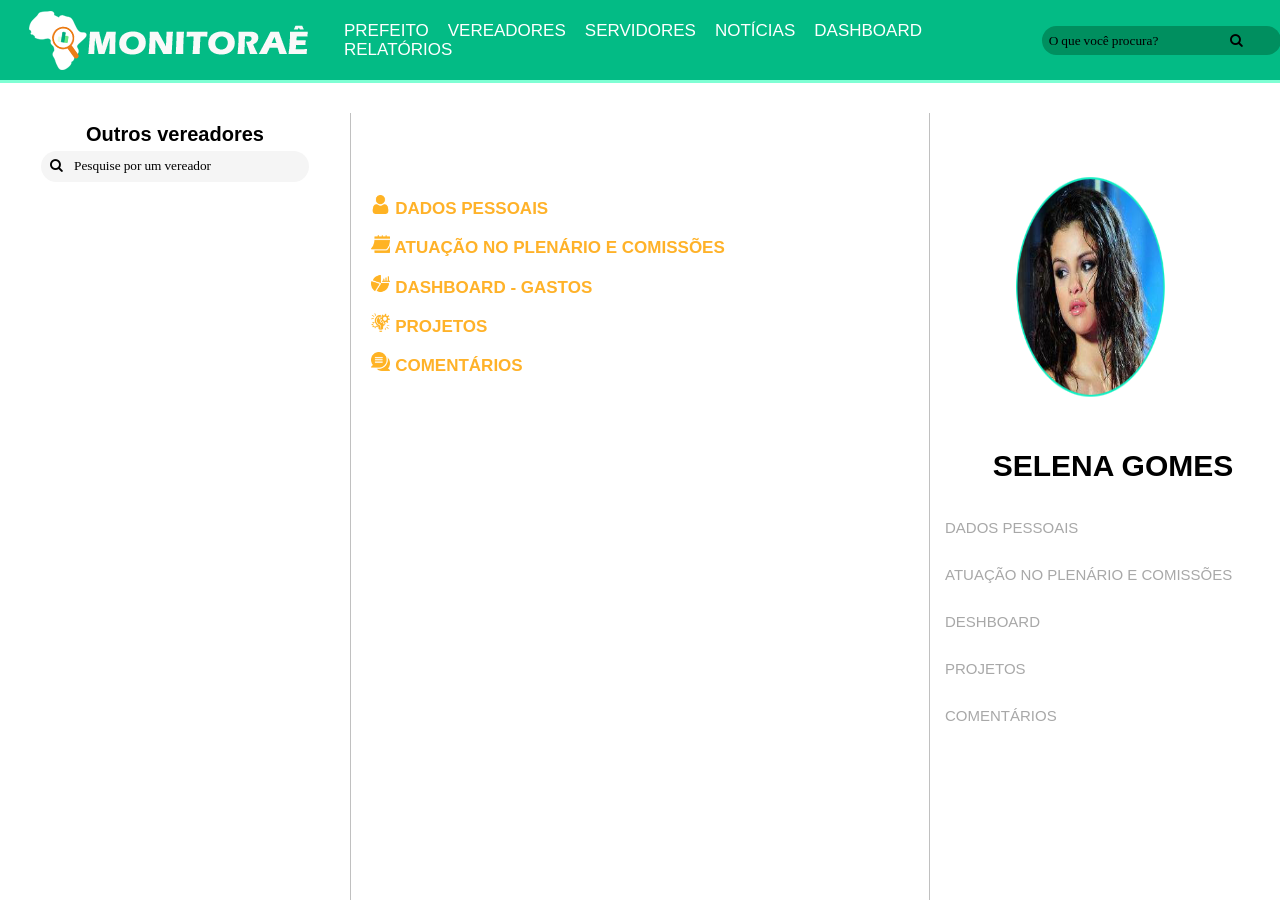
<file: Site-MONITORAE/PerfilVereador.html>
<!DOCTYPE html>
<html>
	<head>
		<meta charset="utf-8">
		<link rel="shortcut icon" type="image/x-png" href="./imgs/icon.png"/>
		<link rel="stylesheet" type="text/css" href="./css/index.css">
		<title> MONITORAÊ </title>
	</head>
	<body>	
		<div class="header-2">
			 <link rel="stylesheet" href="https://maxcdn.bootstrapcdn.com/font-awesome/4.7.0/css/font-awesome.min.css">
			 <a href="index.html"> <img src="./imgs/logo.png" ></a>
			 <div class="menu">
				<ul>
					<li>
						<a href="PerfilPrefeito.html">Prefeito</a>
					</li>
					<li>
						<a href="PerfilVereador.html">Vereadores</a>
					</li>
					<li>
						<a href="index.html#bg-2">Servidores</a>
					</li>
					<li>
						<a href="index.html#session2">Notícias</a>
					</li>
					<li>
						<a href="index.html#session3">Dashboard</a>
					</li>
					<li>
						<a href="index.html#bg">Relatórios</a>
					</li>
				</ul>
			 </div>
			 <div class="busca">
					<input type="text" placeholder="O que você procura?                        " value="" tabindex="1" autocomplete="off">
			 </div>
		</div>
		<div class="lista">
			<div class="mensagem1">
				Outros vereadores
				<div class="busca2">
					<input class="perfil" type="text" placeholder="    Pesquise por um vereador" value="" tabindex="1" autocomplete="off">
				</div>
			</div>
		</div>
		<div class="visao">
			<div class="foto">
				<!-- <img src="imgs/foto.png" height="100%" width="70%"> -->
				<img src="imgs/perfil.png" height="100%" width="90%" id="perfilfoto"> 
			</div>
			<div class="nome">
				SELENA GOMES
			</div>
			<div class="dadosPessoais">
				DADOS PESSOAIS
			</div>
			<div class="plenario">
				ATUAÇÃO NO PLENÁRIO E COMISSÕES
			</div>
			<div class="deshboardPerfil">
				DESHBOARD
			</div>
			<div class="projetos">
				PROJETOS
			</div>
			<div class="comentarios">
				COMENTÁRIOS
			</div>
		</div>
		<div class="dadosv">
			<div class="bloco1" id="bloco1">
				<img src="imgs/user.png" height="15%" width="3.5%"> DADOS PESSOAIS 
			</div>
			<div class="bloco2" id="bloco2">
				<img src="imgs/calendar.png" height="15%" width="3.5%">  ATUAÇÃO NO PLENÁRIO E COMISSÕES 
			</div>
			<div class="bloco3" id="bloco3">
				<img src="imgs/graphic.png" height="15%" width="3.5%"> DASHBOARD - GASTOS 
			</div>
			<div class="bloco4" id="bloco4">
				<img src="imgs/project.png" height="15%" width="3.5%">  PROJETOS 
			</div>
			<div class="bloco5" id="bloco5">
				<img src="imgs/comment.png" height="15%" width="3.5%">  COMENTÁRIOS 
			</div>
		</div>
	</body>
</html>
</file>
<file: docs/css/estilo.css>
/* ==========================================================================
   MONITORAÊ — identidade visual
   Cores tiradas da bandeira de Mogi das Cruzes:
   azul do triângulo, dourado das estrelas, faixas preta/branca/vermelha
   e o verde da serpente.
   ========================================================================== */

:root {
	/* Bandeira */
	--mogi-azul: #24387f;
	--mogi-azul-escuro: #16245a;
	--mogi-azul-claro: #e9edf8;
	--mogi-ouro: #f2c230;
	--mogi-ouro-escuro: #b8890b;
	--mogi-vermelho: #d0262d;
	--mogi-vermelho-claro: #fdecec;
	--mogi-verde: #2e8b3d;
	--mogi-verde-claro: #e7f4e9;
	--mogi-preto: #1c1c1e;

	/* Superfícies e texto */
	--fundo: #f6f7fb;
	--superficie: #ffffff;
	--superficie-2: #eef1f8;
	--borda: #dde2ee;
	--texto: #1a1f36;
	--texto-suave: #5a6380;
	--link: var(--mogi-azul);
	--primaria: var(--mogi-azul);
	--primaria-texto: #ffffff;
	--sombra: 0 1px 2px rgba(22, 36, 90, .06), 0 8px 24px rgba(22, 36, 90, .08);
	--sombra-forte: 0 12px 40px rgba(22, 36, 90, .18);

	--raio: 14px;
	--raio-pequeno: 8px;
	--largura: 1180px;
	--fonte: "Inter", system-ui, -apple-system, "Segoe UI", Roboto, sans-serif;
	--fonte-titulo: "Sora", var(--fonte);
}

@media (prefers-color-scheme: dark) {
	:root {
		--fundo: #0e1328;
		--superficie: #161d3a;
		--superficie-2: #1e2748;
		--borda: #2b355c;
		--texto: #e9ecf6;
		--texto-suave: #a4acc8;
		--link: #9db2ff;
		--primaria: #4a63c9;
		--mogi-azul-claro: #1f2a55;
		--mogi-vermelho-claro: #3a1a22;
		--mogi-verde-claro: #183324;
		--sombra: 0 1px 2px rgba(0, 0, 0, .3), 0 8px 24px rgba(0, 0, 0, .3);
	}
}

/* Base ---------------------------------------------------------------------- */
*, *::before, *::after { box-sizing: border-box; }

html { scroll-behavior: smooth; }

body {
	margin: 0;
	background: var(--fundo);
	color: var(--texto);
	font-family: var(--fonte);
	font-size: 16px;
	line-height: 1.6;
	-webkit-font-smoothing: antialiased;
}

img { max-width: 100%; display: block; }

a { color: var(--link); text-underline-offset: 3px; }

h1, h2, h3 {
	font-family: var(--fonte-titulo);
	line-height: 1.2;
	margin: 0 0 .5em;
	letter-spacing: -.01em;
}

:focus-visible {
	outline: 3px solid var(--mogi-ouro);
	outline-offset: 2px;
	border-radius: 4px;
}

.container {
	width: 100%;
	max-width: var(--largura);
	margin: 0 auto;
	padding: 0 20px;
}

.pular-conteudo {
	position: absolute;
	left: -999px;
	top: 8px;
	z-index: 100;
	background: var(--mogi-ouro);
	color: var(--mogi-preto);
	padding: 8px 14px;
	border-radius: var(--raio-pequeno);
	font-weight: 600;
}
.pular-conteudo:focus { left: 8px; }

.visualmente-oculto {
	position: absolute !important;
	width: 1px; height: 1px;
	overflow: hidden;
	clip: rect(0 0 0 0);
	white-space: nowrap;
}

/* Faixa da bandeira (preto / branco / vermelho) ----------------------------- */
.faixa-bandeira {
	height: 6px;
	background: linear-gradient(to bottom,
		var(--mogi-preto) 0 33.3%,
		#ffffff 33.3% 66.6%,
		var(--mogi-vermelho) 66.6% 100%);
}

/* Cabeçalho ----------------------------------------------------------------- */
.cabecalho {
	position: sticky;
	top: 0;
	z-index: 50;
	background: var(--mogi-azul-escuro);
	color: #fff;
	box-shadow: 0 2px 12px rgba(0, 0, 0, .15);
}

.cabecalho .container {
	display: flex;
	align-items: center;
	justify-content: space-between;
	gap: 16px;
	min-height: 68px;
}

.marca {
	display: inline-flex;
	align-items: center;
	gap: 10px;
	color: #fff;
	text-decoration: none;
}
.marca svg { width: 38px; height: 38px; flex: none; }
.marca-nome {
	font-family: var(--fonte-titulo);
	font-weight: 800;
	font-size: 1.25rem;
	letter-spacing: .04em;
	line-height: 1;
}
.marca-nome small {
	display: block;
	font-family: var(--fonte);
	font-weight: 500;
	font-size: .7rem;
	letter-spacing: .08em;
	color: var(--mogi-ouro);
	margin-top: 4px;
	text-transform: uppercase;
}

.menu ul {
	display: flex;
	gap: 4px;
	list-style: none;
	margin: 0;
	padding: 0;
}
.menu a {
	display: block;
	padding: 8px 14px;
	border-radius: 999px;
	color: rgba(255, 255, 255, .85);
	text-decoration: none;
	font-weight: 500;
	font-size: .95rem;
	transition: background .15s, color .15s;
}
.menu a:hover { background: rgba(255, 255, 255, .1); color: #fff; }
.menu a[aria-current="page"] { background: var(--mogi-ouro); color: var(--mogi-preto); font-weight: 600; }

.botao-menu {
	display: none;
	background: transparent;
	border: 1px solid rgba(255, 255, 255, .3);
	color: #fff;
	border-radius: var(--raio-pequeno);
	padding: 8px;
	cursor: pointer;
}
.botao-menu svg { width: 22px; height: 22px; display: block; }

@media (max-width: 820px) {
	.botao-menu { display: block; }
	.menu {
		position: absolute;
		top: 100%;
		left: 0;
		right: 0;
		background: var(--mogi-azul-escuro);
		border-top: 1px solid rgba(255, 255, 255, .1);
		padding: 8px 20px 16px;
		display: none;
	}
	.menu.aberto { display: block; }
	.menu ul { flex-direction: column; }
	.menu a { border-radius: var(--raio-pequeno); padding: 12px 14px; }
}

/* Hero (inspirado no triângulo e nas estrelas da bandeira) ------------------ */
.hero {
	position: relative;
	overflow: hidden;
	background: var(--mogi-azul);
	color: #fff;
	padding: 72px 0 96px;
}
.hero::before {
	/* triângulo da bandeira */
	content: "";
	position: absolute;
	inset: 0 auto 0 0;
	width: min(48vw, 560px);
	background: var(--mogi-azul-escuro);
	clip-path: polygon(0 0, 100% 50%, 0 100%);
	opacity: .55;
}
.hero .container { position: relative; z-index: 1; }
.hero-estrela {
	position: absolute;
	width: 28px;
	color: var(--mogi-ouro);
	opacity: .9;
}
.hero-estrela--1 { top: 32px; left: 4%; }
.hero-estrela--2 { bottom: 48px; left: 4%; }
.hero-estrela--3 { top: 40px; right: 6%; width: 36px; }

.hero-rotulo {
	display: inline-flex;
	align-items: center;
	gap: 8px;
	background: rgba(255, 255, 255, .12);
	border: 1px solid rgba(255, 255, 255, .2);
	padding: 6px 14px;
	border-radius: 999px;
	font-size: .85rem;
	font-weight: 500;
	margin-bottom: 20px;
}
.hero h1 {
	font-size: clamp(2rem, 4.5vw, 3.25rem);
	max-width: 760px;
	margin-bottom: 16px;
}
.hero h1 em { font-style: normal; color: var(--mogi-ouro); }
.hero p.lead {
	font-size: clamp(1rem, 1.6vw, 1.2rem);
	color: rgba(255, 255, 255, .85);
	max-width: 640px;
	margin: 0 0 32px;
}

/* Busca --------------------------------------------------------------------- */
.busca {
	position: relative;
	max-width: 640px;
}
.busca-campo {
	display: flex;
	align-items: center;
	gap: 10px;
	background: #fff;
	border-radius: 999px;
	padding: 6px 6px 6px 20px;
	box-shadow: var(--sombra-forte);
}
.busca-campo svg { width: 20px; height: 20px; color: #5a6380; flex: none; }
.busca-campo input {
	flex: 1;
	min-width: 0;
	border: 0;
	outline: 0;
	font: inherit;
	font-size: 1rem;
	color: #1a1f36;
	background: transparent;
	padding: 10px 0;
}
.busca-sugestoes {
	position: absolute;
	top: calc(100% + 8px);
	left: 0; right: 0;
	background: var(--superficie);
	color: var(--texto);
	border-radius: var(--raio);
	box-shadow: var(--sombra-forte);
	list-style: none;
	margin: 0;
	padding: 6px;
	z-index: 20;
	max-height: 360px;
	overflow-y: auto;
}
.busca-sugestoes[hidden] { display: none; }
.busca-sugestoes a {
	display: flex;
	align-items: center;
	gap: 12px;
	padding: 8px 10px;
	border-radius: var(--raio-pequeno);
	color: inherit;
	text-decoration: none;
}
.busca-sugestoes a:hover,
.busca-sugestoes a.ativo { background: var(--superficie-2); }
.busca-sugestoes img { width: 36px; height: 36px; border-radius: 50%; object-fit: cover; }
.busca-sugestoes small { color: var(--texto-suave); display: block; font-size: .8rem; }
.busca-icone-item {
	width: 36px; height: 36px;
	border-radius: 50%;
	display: grid; place-items: center;
	background: var(--mogi-azul-claro);
	color: var(--link);
	flex: none;
}
.busca-icone-item svg { width: 18px; height: 18px; }

/* Botões e etiquetas -------------------------------------------------------- */
.botao {
	display: inline-flex;
	align-items: center;
	justify-content: center;
	gap: 8px;
	border: 0;
	border-radius: 999px;
	padding: 12px 22px;
	font: inherit;
	font-weight: 600;
	text-decoration: none;
	cursor: pointer;
	transition: transform .15s, box-shadow .15s, background .15s;
	white-space: nowrap;
}
.botao:hover { transform: translateY(-1px); }
.botao--ouro { background: var(--mogi-ouro); color: var(--mogi-preto); }
.botao--ouro:hover { box-shadow: 0 6px 18px rgba(242, 194, 48, .45); }
.botao--primario { background: var(--primaria); color: var(--primaria-texto); }
.botao--contorno { background: transparent; color: var(--link); border: 1.5px solid var(--borda); }
.botao--contorno:hover { border-color: var(--link); }
.botao svg { width: 18px; height: 18px; }

.etiqueta {
	display: inline-flex;
	align-items: center;
	gap: 6px;
	padding: 3px 10px;
	border-radius: 999px;
	font-size: .78rem;
	font-weight: 600;
	letter-spacing: .02em;
	background: var(--mogi-azul-claro);
	color: var(--link);
}
.etiqueta--ouro { background: #fdf3d3; color: #7a5a00; }
.etiqueta--verde { background: var(--mogi-verde-claro); color: var(--mogi-verde); }
.etiqueta--vermelho { background: var(--mogi-vermelho-claro); color: var(--mogi-vermelho); }
@media (prefers-color-scheme: dark) {
	.etiqueta--ouro { background: #3a3215; color: var(--mogi-ouro); }
	.etiqueta--verde { color: #7fd38d; }
	.etiqueta--vermelho { color: #ff8a8f; }
}

/* Seções -------------------------------------------------------------------- */
.secao { padding: 72px 0; scroll-margin-top: 64px; }
.secao--alternada { background: var(--superficie); }
.secao-cabecalho {
	display: flex;
	align-items: flex-end;
	justify-content: space-between;
	gap: 16px;
	flex-wrap: wrap;
	margin-bottom: 32px;
}
.secao-cabecalho h2 { font-size: clamp(1.5rem, 3vw, 2rem); margin: 0; }
.secao-cabecalho p { color: var(--texto-suave); margin: 6px 0 0; max-width: 620px; }
.sobretitulo {
	display: inline-flex;
	align-items: center;
	gap: 8px;
	color: var(--mogi-vermelho);
	font-weight: 700;
	font-size: .8rem;
	letter-spacing: .12em;
	text-transform: uppercase;
	margin-bottom: 8px;
}
.sobretitulo::before {
	content: "";
	width: 18px; height: 3px;
	border-radius: 2px;
	background: var(--mogi-ouro);
}

/* Cartões ------------------------------------------------------------------- */
.cartao {
	background: var(--superficie);
	border: 1px solid var(--borda);
	border-radius: var(--raio);
	box-shadow: var(--sombra);
	padding: 24px;
}
.cartao h3 { font-size: 1.1rem; }

.grade {
	display: grid;
	gap: 20px;
}
.grade--4 { grid-template-columns: repeat(auto-fill, minmax(220px, 1fr)); }
.grade--3 { grid-template-columns: repeat(auto-fill, minmax(280px, 1fr)); }

/* Números (estatísticas) */
.numeros {
	display: grid;
	grid-template-columns: repeat(auto-fit, minmax(200px, 1fr));
	gap: 16px;
	margin-top: -56px;
	position: relative;
	z-index: 2;
}
.numero {
	display: flex;
	gap: 14px;
	align-items: center;
	background: var(--superficie);
	border: 1px solid var(--borda);
	border-radius: var(--raio);
	box-shadow: var(--sombra);
	padding: 20px;
	color: inherit;
	text-decoration: none;
	transition: transform .15s, box-shadow .15s;
}
a.numero:hover { transform: translateY(-2px); box-shadow: var(--sombra-forte); }
.numero-icone {
	width: 48px; height: 48px;
	border-radius: 12px;
	display: grid; place-items: center;
	flex: none;
	background: var(--mogi-azul-claro);
	color: var(--link);
}
.numero-icone svg { width: 24px; height: 24px; }
.numero:nth-child(2) .numero-icone { background: #fdf3d3; color: var(--mogi-ouro-escuro); }
.numero:nth-child(3) .numero-icone { background: var(--mogi-vermelho-claro); color: var(--mogi-vermelho); }
.numero:nth-child(4) .numero-icone { background: var(--mogi-verde-claro); color: var(--mogi-verde); }
.numero strong {
	display: block;
	font-family: var(--fonte-titulo);
	font-size: 1.45rem;
	line-height: 1.1;
	white-space: nowrap;
}
.numero span { color: var(--texto-suave); font-size: .9rem; }

/* Cartão de pessoa (vereadores) */
.pessoa {
	display: flex;
	flex-direction: column;
	align-items: center;
	text-align: center;
	gap: 10px;
	padding: 24px 16px 20px;
	color: inherit;
	text-decoration: none;
	transition: transform .15s, box-shadow .15s, border-color .15s;
}
.pessoa:hover { transform: translateY(-3px); box-shadow: var(--sombra-forte); border-color: var(--mogi-ouro); }
.avatar {
	width: 96px; height: 96px;
	border-radius: 50%;
	object-fit: cover;
	background: var(--superficie-2);
	box-shadow: 0 0 0 3px var(--superficie), 0 0 0 5px var(--mogi-ouro);
}
.pessoa-nome { font-weight: 600; line-height: 1.3; }

/* Notícias */
.noticia { display: flex; flex-direction: column; gap: 10px; }
.noticia p { color: var(--texto-suave); margin: 0; flex: 1; }
.noticia a { font-weight: 600; display: inline-flex; align-items: center; gap: 6px; }
.noticia a svg { width: 16px; height: 16px; }

/* Painel (dashboard) */
.barra-lista { list-style: none; padding: 0; margin: 0; display: grid; gap: 14px; }
.barra-lista li { display: grid; gap: 6px; }
.barra-rotulo { display: flex; justify-content: space-between; gap: 12px; font-size: .92rem; }
.barra-rotulo span:last-child { color: var(--texto-suave); white-space: nowrap; }
.barra {
	height: 10px;
	border-radius: 999px;
	background: var(--superficie-2);
	overflow: hidden;
}
.barra > i {
	display: block;
	height: 100%;
	border-radius: inherit;
	background: var(--mogi-azul);
}
.barra--ouro > i { background: var(--mogi-ouro); }
@media (prefers-color-scheme: dark) {
	.barra > i { background: var(--primaria); }
	.barra--ouro > i { background: var(--mogi-ouro); }
}

/* Sobre */
.sobre {
	display: grid;
	grid-template-columns: 1.3fr 1fr;
	gap: 32px;
	align-items: start;
}
@media (max-width: 820px) { .sobre { grid-template-columns: 1fr; } }
.equipe { list-style: none; padding: 0; margin: 0; display: grid; gap: 10px; }
.equipe li { display: flex; align-items: center; gap: 12px; }
.equipe .inicial {
	width: 40px; height: 40px;
	border-radius: 50%;
	display: grid; place-items: center;
	background: var(--mogi-azul);
	color: #fff;
	font-weight: 700;
	flex: none;
}
.equipe small { display: block; color: var(--texto-suave); }

/* Página interna ------------------------------------------------------------ */
.topo-pagina {
	background: var(--mogi-azul);
	color: #fff;
	padding: 40px 0 88px;
	position: relative;
	overflow: hidden;
}
.topo-pagina::before {
	content: "";
	position: absolute;
	inset: 0 auto 0 0;
	width: 300px;
	background: var(--mogi-azul-escuro);
	clip-path: polygon(0 0, 100% 50%, 0 100%);
	opacity: .55;
}
.topo-pagina .container { position: relative; }
.topo-pagina h1 { font-size: clamp(1.6rem, 3.5vw, 2.4rem); margin: 0 0 8px; }
.topo-pagina p { margin: 0; color: rgba(255, 255, 255, .82); max-width: 700px; }
.trilha { font-size: .85rem; margin-bottom: 12px; color: rgba(255, 255, 255, .7); }
.trilha a { color: rgba(255, 255, 255, .9); }

.conteudo-sobreposto { margin-top: -56px; position: relative; padding-bottom: 72px; }

/* Perfil (prefeito e vereadores) */
.perfil {
	display: grid;
	grid-template-columns: 300px 1fr;
	gap: 24px;
	align-items: start;
}
@media (max-width: 900px) { .perfil { grid-template-columns: 1fr; } }

.perfil-lateral { position: sticky; top: 92px; }
@media (max-width: 900px) { .perfil-lateral { position: static; } }

.perfil-cabecalho {
	display: flex;
	gap: 24px;
	align-items: center;
	flex-wrap: wrap;
}
.perfil-cabecalho .avatar { width: 128px; height: 128px; }
.perfil-cabecalho h2 { font-size: clamp(1.3rem, 2.6vw, 1.75rem); margin: 8px 0 4px; }
.perfil-cabecalho p { margin: 0; color: var(--texto-suave); }

.fatos {
	display: grid;
	grid-template-columns: repeat(auto-fill, minmax(170px, 1fr));
	gap: 12px;
	margin: 24px 0 0;
}
.fato {
	background: var(--superficie-2);
	border-radius: var(--raio-pequeno);
	padding: 12px 14px;
}
.fato dt { font-size: .75rem; text-transform: uppercase; letter-spacing: .06em; color: var(--texto-suave); font-weight: 600; }
.fato dd { margin: 2px 0 0; font-weight: 600; overflow-wrap: anywhere; }
.fato--destaque { background: #fdf3d3; }
.fato--destaque dd { color: #6b4f00; }
@media (prefers-color-scheme: dark) {
	.fato--destaque { background: #3a3215; }
	.fato--destaque dd { color: var(--mogi-ouro); }
}

.bloco { margin-top: 24px; }
.bloco-titulo {
	display: flex;
	align-items: center;
	gap: 10px;
	font-size: 1.1rem;
	margin: 0 0 16px;
}
.bloco-titulo svg { width: 22px; height: 22px; color: var(--mogi-vermelho); }
.bloco-titulo .etiqueta { margin-left: auto; }

.projetos { list-style: none; margin: 0; padding: 0; display: grid; gap: 12px; }
.projeto {
	display: grid;
	grid-template-columns: auto 1fr;
	gap: 4px 14px;
	padding: 14px 16px;
	border: 1px solid var(--borda);
	border-left: 4px solid var(--mogi-azul);
	border-radius: var(--raio-pequeno);
	background: var(--superficie);
}
.projeto-numero {
	grid-row: span 2;
	font-family: var(--fonte-titulo);
	font-weight: 700;
	color: var(--link);
	white-space: nowrap;
}
.projeto p { margin: 0; }
.projeto-rodape { display: flex; gap: 8px; flex-wrap: wrap; align-items: center; }
.projeto-rodape small { color: var(--texto-suave); }

.vazio {
	text-align: center;
	color: var(--texto-suave);
	padding: 24px;
	background: var(--superficie-2);
	border-radius: var(--raio-pequeno);
}

/* Lista lateral de vereadores */
.lista-busca {
	display: flex;
	align-items: center;
	gap: 8px;
	background: var(--superficie-2);
	border-radius: var(--raio-pequeno);
	padding: 0 12px;
	margin-bottom: 12px;
}
.lista-busca svg { width: 18px; height: 18px; color: var(--texto-suave); flex: none; }
.lista-busca input {
	flex: 1;
	min-width: 0;
	border: 0;
	background: transparent;
	font: inherit;
	color: var(--texto);
	padding: 10px 0;
	outline: 0;
}
.lista-vereadores {
	list-style: none;
	margin: 0;
	padding: 0;
	max-height: calc(100vh - 260px);
	overflow-y: auto;
}
@media (max-width: 900px) { .lista-vereadores { max-height: 320px; } }
.lista-vereadores a {
	display: flex;
	align-items: center;
	gap: 10px;
	padding: 8px;
	border-radius: var(--raio-pequeno);
	color: inherit;
	text-decoration: none;
	font-size: .9rem;
	line-height: 1.3;
}
.lista-vereadores a:hover { background: var(--superficie-2); }
.lista-vereadores a[aria-current="page"] { background: var(--mogi-azul-claro); font-weight: 600; }
.lista-vereadores img { width: 40px; height: 40px; border-radius: 50%; object-fit: cover; flex: none; }
.lista-vereadores small { display: block; color: var(--texto-suave); font-weight: 500; }

/* Tabela de servidores ------------------------------------------------------ */
.filtros {
	display: flex;
	flex-wrap: wrap;
	gap: 12px;
	align-items: center;
	margin-bottom: 16px;
}
.filtros .lista-busca { flex: 1 1 280px; margin: 0; }
.filtros select {
	font: inherit;
	color: var(--texto);
	background: var(--superficie-2);
	border: 0;
	border-radius: var(--raio-pequeno);
	padding: 10px 12px;
}
.resumo-tabela { color: var(--texto-suave); font-size: .9rem; margin: 0 0 12px; }

.tabela-rolagem { overflow-x: auto; }
.tabela {
	width: 100%;
	border-collapse: collapse;
	font-size: .95rem;
}
.tabela th {
	text-align: left;
	font-size: .78rem;
	text-transform: uppercase;
	letter-spacing: .06em;
	color: var(--texto-suave);
	padding: 0;
	border-bottom: 2px solid var(--borda);
}
.tabela th button {
	all: unset;
	box-sizing: border-box;
	display: flex;
	align-items: center;
	gap: 6px;
	width: 100%;
	padding: 12px;
	cursor: pointer;
}
.tabela th button:focus-visible { outline: 3px solid var(--mogi-ouro); }
.tabela th[aria-sort="ascending"] button::after { content: "▲"; font-size: .7em; color: var(--mogi-vermelho); }
.tabela th[aria-sort="descending"] button::after { content: "▼"; font-size: .7em; color: var(--mogi-vermelho); }
.tabela td { padding: 12px; border-bottom: 1px solid var(--borda); }
.tabela tbody tr:hover { background: var(--superficie-2); }
.tabela .num { text-align: right; white-space: nowrap; font-variant-numeric: tabular-nums; }
.tabela th.num button { justify-content: flex-end; }
.tabela mark { background: #fdf3d3; color: inherit; border-radius: 3px; padding: 0 2px; }
@media (prefers-color-scheme: dark) { .tabela mark { background: #5a4a14; } }

@media (max-width: 640px) {
	.tabela thead { display: none; }
	.tabela tr { display: grid; grid-template-columns: 1fr auto; gap: 2px 12px; padding: 12px 0; border-bottom: 1px solid var(--borda); }
	.tabela td { border: 0; padding: 0; }
	.tabela td[data-coluna="nome"] { font-weight: 600; grid-column: 1; }
	.tabela td[data-coluna="cargo"] { grid-column: 1; color: var(--texto-suave); font-size: .88rem; }
	.tabela td[data-coluna="rgf"] { grid-column: 2; grid-row: 2; text-align: right; color: var(--texto-suave); font-size: .8rem; }
	.tabela td[data-coluna="rendimentos"] { grid-column: 2; grid-row: 1; }
	.tabela td[data-coluna="rgf"]::before { content: "RGF "; }
}

.paginacao {
	display: flex;
	align-items: center;
	justify-content: space-between;
	gap: 12px;
	flex-wrap: wrap;
	margin-top: 16px;
}
.paginacao-botoes { display: flex; gap: 6px; }
.paginacao button {
	font: inherit;
	min-width: 40px;
	padding: 8px 12px;
	border-radius: var(--raio-pequeno);
	border: 1px solid var(--borda);
	background: var(--superficie);
	color: var(--texto);
	cursor: pointer;
}
.paginacao button:disabled { opacity: .4; cursor: default; }
.paginacao button:not(:disabled):hover { border-color: var(--link); }

.aviso-fonte {
	display: flex;
	gap: 12px;
	align-items: flex-start;
	padding: 14px 16px;
	border-radius: var(--raio-pequeno);
	background: var(--mogi-azul-claro);
	font-size: .9rem;
	margin-bottom: 20px;
}
.aviso-fonte svg { width: 20px; height: 20px; flex: none; margin-top: 2px; color: var(--link); }

/* Rodapé -------------------------------------------------------------------- */
.rodape {
	background: var(--mogi-preto);
	color: rgba(255, 255, 255, .75);
	padding: 48px 0 24px;
	font-size: .92rem;
}
.rodape-grade {
	display: grid;
	grid-template-columns: 1.4fr 1fr 1fr;
	gap: 32px;
}
@media (max-width: 820px) { .rodape-grade { grid-template-columns: 1fr; } }
.rodape h3 { color: #fff; font-size: .95rem; margin-bottom: 12px; }
.rodape a { color: #fff; }
.rodape ul { list-style: none; padding: 0; margin: 0; display: grid; gap: 6px; }
.rodape-base {
	border-top: 1px solid rgba(255, 255, 255, .12);
	margin-top: 32px;
	padding-top: 20px;
	display: flex;
	justify-content: space-between;
	gap: 12px;
	flex-wrap: wrap;
	font-size: .82rem;
}
.rodape .marca { margin-bottom: 12px; }

/* Carregando ---------------------------------------------------------------- */
.esqueleto {
	background: linear-gradient(90deg, var(--superficie-2), var(--borda), var(--superficie-2));
	background-size: 200% 100%;
	animation: brilho 1.2s infinite linear;
	border-radius: var(--raio-pequeno);
	min-height: 18px;
}
@keyframes brilho { to { background-position: -200% 0; } }

@media (prefers-reduced-motion: reduce) {
	*, *::before, *::after { animation: none !important; transition: none !important; scroll-behavior: auto !important; }
}

/* Relatórios ---------------------------------------------------------------- */
.seletor-ano { display: flex; align-items: center; gap: 16px; flex-wrap: wrap; }
.seletor-ano-rotulo { font-weight: 600; }
.anos { display: flex; flex-wrap: wrap; gap: 8px; }
.anos button {
	font: inherit;
	font-weight: 600;
	padding: 8px 16px;
	border-radius: 999px;
	border: 1.5px solid var(--borda);
	background: var(--superficie);
	color: var(--texto);
	cursor: pointer;
}
.anos button small { font-weight: 500; color: var(--texto-suave); }
.anos button:hover { border-color: var(--link); }
.anos button[aria-pressed="true"] { background: var(--mogi-azul); border-color: var(--mogi-azul); color: #fff; }
.anos button[aria-pressed="true"] small { color: var(--mogi-ouro); }
.periodo-aviso { margin: 14px 0 0; color: var(--texto-suave); font-size: .92rem; }

.numeros--relatorio { margin: 20px 0 0; }

.relatorio-grade {
	display: grid;
	grid-template-columns: 1.15fr 1fr;
	gap: 24px;
	align-items: start;
}
.relatorio-grade > div > .bloco:first-child,
.relatorio-grade > .bloco { margin-top: 24px; }
@media (max-width: 900px) { .relatorio-grade { grid-template-columns: 1fr; } }

.bloco-explicacao { color: var(--texto-suave); font-size: .9rem; margin: -6px 0 16px; }
.bloco-titulo + .bloco-explicacao { margin-top: -8px; }

.area { border-bottom: 1px solid var(--borda); padding: 10px 0; }
.area:last-child { border-bottom: 0; }
.area summary { list-style: none; cursor: pointer; display: block; }
.area summary::-webkit-details-marker { display: none; }
.area .barra { display: block; }
.area-linha { display: flex; justify-content: space-between; gap: 12px; align-items: baseline; margin-bottom: 6px; }
.area-nome { font-weight: 600; }
details.area .area-nome::before {
	content: "▸";
	display: inline-block;
	width: 1em;
	color: var(--mogi-vermelho);
	transition: transform .15s;
}
details.area[open] .area-nome::before { transform: rotate(90deg); }
.area-valor { white-space: nowrap; font-variant-numeric: tabular-nums; }
.area-valor small { color: var(--texto-suave); margin-left: 4px; }
.barra--destaque > i { background: var(--mogi-vermelho); }
.subareas { list-style: none; margin: 10px 0 4px 1em; padding: 0; display: grid; gap: 4px; font-size: .9rem; }
.subareas li { display: flex; justify-content: space-between; gap: 12px; color: var(--texto-suave); }
.subareas li span:last-child { white-space: nowrap; font-variant-numeric: tabular-nums; }

.barra-empilhada {
	display: flex;
	height: 22px;
	border-radius: 999px;
	overflow: hidden;
	background: var(--superficie-2);
	margin-bottom: 16px;
}
.barra-empilhada i { display: block; height: 100%; }
.legenda { list-style: none; margin: 0; padding: 0; display: grid; gap: 8px; font-size: .92rem; }
.legenda li { display: flex; align-items: center; gap: 10px; }
.legenda i { width: 12px; height: 12px; border-radius: 3px; flex: none; }
.legenda li span { flex: 1; }
.legenda strong { font-variant-numeric: tabular-nums; white-space: nowrap; }
.legenda small { color: var(--texto-suave); width: 3.5em; text-align: right; }
.bloco .legenda:not(#origem-legenda) { display: flex; flex-wrap: wrap; gap: 8px 20px; margin-top: 12px; }

.destaque-estado { border-top: 4px solid var(--mogi-vermelho); }
.estado-total { margin: 0 0 4px; }
.estado-total strong { font-family: var(--fonte-titulo); font-size: 1.5rem; color: var(--mogi-vermelho); display: block; }
.destaque-estado .fatos { margin: 12px 0 16px; }

.evolucao {
	display: grid;
	grid-auto-flow: column;
	grid-auto-columns: 1fr;
	gap: 8px;
	height: 220px;
	align-items: end;
}
.evolucao-ano {
	all: unset;
	box-sizing: border-box;
	display: flex;
	flex-direction: column;
	height: 100%;
	cursor: pointer;
	border-radius: var(--raio-pequeno);
	padding: 6px 4px 0;
}
.evolucao-ano:hover { background: var(--superficie-2); }
.evolucao-ano:focus-visible { outline: 3px solid var(--mogi-ouro); }
.evolucao-colunas { flex: 1; display: flex; align-items: flex-end; justify-content: center; gap: 3px; }
.evolucao-colunas i { width: 30%; max-width: 18px; border-radius: 4px 4px 0 0; min-height: 2px; }
.evolucao-ano.parcial .evolucao-colunas i { opacity: .5; }
.evolucao-rotulo { text-align: center; font-size: .8rem; font-weight: 600; padding: 6px 0; color: var(--texto-suave); }

.glossario { display: grid; grid-template-columns: repeat(auto-fill, minmax(260px, 1fr)); gap: 16px; margin: 0; }
.glossario dt { font-weight: 700; color: var(--link); }
.glossario dd { margin: 4px 0 0; color: var(--texto-suave); font-size: .92rem; }

#origemDados { margin-top: 24px; }

/* Versão PHP: ordenação e paginação por links (o servidor faz a consulta) */
.tabela th a {
	display: flex;
	align-items: center;
	gap: 6px;
	padding: 12px;
	color: inherit;
	text-decoration: none;
}
.tabela th.num a { justify-content: flex-end; }
.tabela th[aria-sort="ascending"] a::after { content: "▲"; font-size: .7em; color: var(--mogi-vermelho); }
.tabela th[aria-sort="descending"] a::after { content: "▼"; font-size: .7em; color: var(--mogi-vermelho); }
.paginacao a,
.paginacao span[aria-disabled] {
	min-width: 40px;
	padding: 8px 12px;
	border-radius: var(--raio-pequeno);
	border: 1px solid var(--borda);
	background: var(--superficie);
	color: var(--texto);
	text-decoration: none;
}
.paginacao a:hover { border-color: var(--link); }
.paginacao span[aria-disabled] { opacity: .4; }
.aviso-fonte code { font-size: .85em; }
</file>
<file: Site-MONITORAE/css/index.css>
*{
	margin: 0;
	padding: 0;
	border: 0;
}
body{
	width: 100%;
	height: 100%;
	margin: 0 auto;
}
.header-2{
	display: flex;
	background-color: #03bb85;
	width: 100%;
	border-bottom: 3px solid #7fffd4;
	position: fixed;
	align-items: center;
	justify-content: space-between;
	padding: 0 15px 0 15px;
	height: 80px;
	z-index: 9999;
}
.header-2 input{
	padding: 7px;
	border-radius: 100px;
	width: 225px;
}
.menu ul li{
	margin-left: 15px;
	list-style-type: none;
	height: 10px;
	font-family: "Trebuchet MS", arial;
}
.menu ul li a:hover {
	color: #7fffd4;
	font-weight: bold;
	border-bottom: 1px solid #7fffd4;
}
.menu li{
	list-style-type: none;
	display: inline-block;
}
.menu ul li a{
	color: #ffffff;
	text-decoration: none;
	font-size: 17px;
	text-transform: uppercase;
}
.busca{
	width: 20%;
	float: right;
}
.vereadores-lista{
	display: flex;
	flex-direction: column;
	justify-content: space-around;
	/*align-items: center;*/
	/*background-color: red;*/
	width: 100%;
	height: auto;
	flex-wrap: wrap;
	padding: 130px 0;
}
.listafotos{
	margin-left: 5%;
	width: 100%;
	height: auto;
	flex-wrap: wrap;


}
.ListaCompleta{
	display: inline-block;
	justify-content: center;
	flex-direction: center;
	background-color: #ffb230;
	color: #ffffff;
	width: 200px;
	height: 30px;
	text-align: center;
	text-underline-position: center;
	font-weight: bold;
	font-size: 15px;
	margin-left: 45%;
	border-radius: 2%;
	vertical-align: middle;
}
#AA{
	display: flex;
	justify-content: flex-start;
	justify-content: flex-start;
}
.noticias-lista{
	width: 100%;
	height: 500px;
}
.dashboard-lista{
	width: 100%;
	height: 500px;
}
.rodape-lista{
	border-top: 3px solid #7fffd4;
	background-color: rgb(38,38,38);
	width: 100%;
	height: 300px;

}
img{
	margin-top: 15px;
}
input{
	width: 200px;
	background-color: #008f5f;
	color: #000000;
}
::-webkit-input-placeholder {
   color: #000000;
   font-family: FontAwesome, "Trebuchet MS";
   text-align:left; 
}
:-moz-placeholder { /* Firefox 18- */
   color: #000000;
   font-family: FontAwesome, "Trebuchet MS";
   text-align:left;  
}
 
::-moz-placeholder {  /* Firefox 19+ */
   color:  #000000;  
}
 
:-ms-input-placeholder {  
   color:  #000000;  
}
/* perfil vereador */

.lista{
	position: relative;
	top: 12.5%;
	height: 88%;
	width: 25%;
	position: fixed;
	padding: 0 15px 0 15px;
	border-right: 1px solid #C0C0C0;
	align-items: center;
}
.mensagem1{
	height: 10%;
	width: 100%;
	text-align: center;
	padding-top: 10px;
	color: #000000;
	font-family: "Trebuchet MS", Arial, Tahoma, sans-serif;
	font-size: 20px;
	font-weight: bold;
}
.busca2{
	padding-top: 5px;
	width: 100%;
	align-items: center;
}
.perfil{
	background-color: rgb(245, 245, 245);
	padding: 9px;
	border-radius: 100px;
	width: 250px;
	padding-top:7px;
    color: #000000;
}

.visao{
	position: absolute;
	top: 12.5%;
	height: 88%;
	width: 25%;
	right: 0;
	position: fixed;
	padding: 0 15px 0 15px;
	border-left: 1px solid #C0C0C0;
	align-items: center;
}
.foto{
	height: 40%;
	width: 100%;
	display: flex;
	justify-content: center;
}
.nome{
	height: 5%;
	width: 105%;
	text-align: center;
	padding-top: 20px;
	color: #000000;
	font-family: "Trebuchet MS", Arial, Tahoma, sans-serif;
	font-size: 30px;
	font-weight: bold;
}
.dadosPessoais{
	padding-top: 30px;
	color: rgb(168, 168, 168);
	font-family: "Trebuchet MS", Arial, Tahoma, sans-serif;
	font-size: 15px;
	cursor:pointer;
}
.plenario{
	padding-top: 30px;
	color: rgb(168, 168, 168);
	font-family: "Trebuchet MS", Arial, Tahoma, sans-serif;
	font-size: 15px;
	cursor:pointer;
}
.deshboardPerfil{
	padding-top: 30px;
	color: rgb(168, 168, 168);
	font-family: "Trebuchet MS", Arial, Tahoma, sans-serif;
	font-size: 15px;
	cursor:pointer;
}
.projetos{
	padding-top: 30px;
	color: rgb(168, 168, 168);
	font-family: "Trebuchet MS", Arial, Tahoma, sans-serif;
	font-size: 15px;
	cursor:pointer;
}
.comentarios{
	padding-top: 30px;
	color: rgb(168, 168, 168);
	font-family: "Trebuchet MS", Arial, Tahoma, sans-serif;
	font-size: 15px;
	cursor:pointer;
}
.dadosv{
	position: absolute;
	top:20%;
	left:29%;
	height: 80%;
	width: 43%;
	z-index: -1;
}

.barravereadores{
	background-color: red;
}

/* perfil prefeito */
.dadosPrefeito{
	position: absolute;
	top: 12.5%;
	height: 88%;
	width: 25%;
	left: 0;
	position: fixed;
	padding: 0 15px 0 15px;
	border-right: 1px solid #C0C0C0;
	align-items: center;
}
.titulo{
	position: absolute;
	top: 12.5%;
	height: 5%;
	left: 27.3%;
	width: 71%;
	position: fixed;
	padding: 0 15px 0 15px;
	padding-top: 15px;
	color: rgb(168, 168, 168);
	font-family: "Trebuchet MS", Arial, Tahoma, sans-serif;
	font-size: 15px;
	border-bottom: 1px solid #C0C0C0;
	color: rgb(168, 168, 168);
	font-family: "Trebuchet MS", Arial, Tahoma, sans-serif;
	font-size: 15px;
}
.dados{
	position: absolute;
	top:20%;
	height: 80%;
	width: 70%;
	right: 0;
}
.bloco1{
	top: 5%;
	width: 100%;
	color: rgb(255, 178, 41);
	font-family: "Trebuchet MS", Arial, Tahoma, sans-serif;
	font-size: 17px;
	font-weight: bold;
	text-align: justify;
}
.descricao{
	color: #6c6c6c;
	font-family: "Trebuchet MS", Arial, Tahoma, sans-serif;
	font-size: 16px;
	margin-right: 4%;
	font-weight: normal;
}

.bloco2{
	width: 100%;
	color: rgb(255, 178, 41);
	font-family: "Trebuchet MS", Arial, Tahoma, sans-serif;
	font-size: 17px;
	font-weight: bold;
}
.bloco3{
	width: 100%;
	color: rgb(255, 178, 41);
	font-family: "Trebuchet MS", Arial, Tahoma, sans-serif;
	font-size: 17px;
	font-weight: bold;
}
.bloco4{
	width: 100%;
	color: rgb(255, 178, 41);
	font-family: "Trebuchet MS", Arial, Tahoma, sans-serif;
	font-size: 17px;
	font-weight: bold;
}
.bloco5{
	width: 100%;
	color: rgb(255, 178, 41);
	font-family: "Trebuchet MS", Arial, Tahoma, sans-serif;
	font-size: 17px;
	font-weight: bold;
}
*/
/* pop up - relatorio */
#bg{
	width: 100%;
	height: 100%;
	top:0;
	background-color: rgba(0,0,0, .8);
	position: fixed;
	display: none;
}
#bg:target{
	display: block;
}
#bg:target ~ .box{
	top: 150px;
	transition: all .3s;
	transition-delay: .2s;
}
.box{
	background-color: #ffffff;
	width: 750px;
	height: 450px;
	position: absolute;
	margin-left:-360px;
	left:50%;
	top:-510px;
	border: 1px solid #C0C0C0;
}
#close{
	display: flex;
	justify-content: center;
	text-decoration: none;
	position: absolute;
	width: 30px;
	height: 20px;
	text-align: center;
	right: 0;
    font-family: "Trebuchet MS", Arial, Tahoma, sans-serif;
    font-size: 20px;
    color: #03bb85;
}
#close:hover{
	opacity: .7;
}
.tituloRel{
	display: flex;
	justify-content: center;
	padding-top: 20px;
	color: #03bb85;
	font-family: "Trebuchet MS", Arial, Tahoma, sans-serif;
	font-size: 25px;
	font-weight: bold;
}
p{
	text-align: center;
	padding-top: 20px;
	color: #c0c0c0;
	font-family: "Trebuchet MS", Arial, Tahoma, sans-serif;
	font-size: 17px;
}

.tipo{
	padding-top: 5%;
	display: flex;
	justify-content: center;
}

select{
	display: flex;
	justify-content: center;
	font-family: "Trebuchet MS", Arial, Tahoma, sans-serif;
	font-size: 15px;
	background-color: #dcdcdc;
	height: 30px;
	width:150px;
	border-radius: 7px;
	align-items: center;
}
.classi{
	padding-top: 6%;
	padding-left: 10%;
}

.periodo{
	padding-top: 2%;
	padding-left: 10%;
	width: 150px;
}
#peri1{
	font-family: "Trebuchet MS", Arial, Tahoma, sans-serif;
	font-size: 15px;
	background-color: #dcdcdc;
	border-radius: 7px;
	height: 30px;
	width: 150px;
}
#peri2{
	font-family: "Trebuchet MS", Arial, Tahoma, sans-serif;
	font-size: 15px;
	background-color: #dcdcdc;
	border-radius: 7px;
	height: 30px;
	width: 150px;
}
label{
	padding-top: 5px;
	padding-bottom:  5px;
	display: flex;
	justify-content: center;
	color: #c0c0c0;
	font-family: "Trebuchet MS", Arial, Tahoma, sans-serif;
	font-size: 17px;
}
.rela{
	display: flex;
	justify-content: flex-end;
	width: 700px;
}
#rela{
	font-family: "Trebuchet MS", Arial, Tahoma, sans-serif;
	font-size: 15px;
	background-color: rgb(255, 178, 41);
	color: #ffffff;
	border-radius: 7px;
	height: 30px;
	width: 150px;
	cursor: pointer;
	margin-top: 40px;
}
.mensagem2 {
	display: flex;
	justify-content: flex-end;
	margin-top: 20px;
	margin-right: 5px;
	font-size: 14px;
	color: #c0c0c0;
	font-family: "Trebuchet MS", Arial, Tahoma, sans-serif;
}
/* pop up - servidor */
#bg-2{
	width: 100%;
	height: 100%;
	top:0;
	background-color: rgba(0,0,0, .8);
	position: fixed;
	display: none;
}
#bg-2:target{
	display: block;
}
#bg-2:target ~ .box-2{
	top: 150px;
	transition: all .3s;
	transition-delay: .2s;
}
.box-2{
	background-color: #ffffff;
	width: 900px;
	height: 500px;
	position: absolute;
	margin-left:-360px;
	left:50%;
	top:-510px;
	border: 1px solid #C0C0C0;
}

#close-2{
	display: flex;
	justify-content: center;
	text-decoration: none;
	position: absolute;
	width: 30px;
	height: 20px;
	text-align: center;
	right: 0;
    font-family: "Trebuchet MS", Arial, Tahoma, sans-serif;
    font-size: 20px;
    color: #03bb85;
}
#close-2:hover{
	opacity: .7;
}
.tituloSer{
	display: flex;
	justify-content: center;
	padding-top: 20px;
	color: #03bb85;
	font-family: "Trebuchet MS", Arial, Tahoma, sans-serif;
	font-size: 25px;
	font-weight: bold;
}
.segura{
	display: flex;
	justify-content: center;
	align-items: center;
	width: 1500px;
}
.toticias{
	display: flex;
	padding-top: 30px;
	padding-left: 20px;
	color: #03bb85;
	font-family: "Trebuchet MS", Arial, Tahoma, sans-serif;
	font-size: 18px;
	font-weight: bold;
}
.titulonoticia{
	display: flex;
	padding-top: 30px;
	padding-left: 30px;
	color: #6c6c6c;
	font-family: "Trebuchet MS", Arial, Tahoma, sans-serif;
	font-size: 17px;
	font-weight: bold;
}
.corponoticia{
	display: flex;
	justify-content: center;
	position: center;
	padding-top: 10px;
	padding-left: 30px;
	width: 85%;
	color: #6c6c6c;
	font-family: "Trebuchet MS", Arial, Tahoma, sans-serif;
	font-size: 16px;
	text-align: justify;
}
.linknoticia{
	display: flex;
	padding-top: 5px;
	padding-left: 30px;
	color: #c0c0c0;
	font-family: "Trebuchet MS", Arial, Tahoma, sans-serif;
	font-size: 13px;
}
.FATEC{
	display: flex;
	justify-content: flex-end;
	margin-right: 10%;
	margin-top: 13%;
	font-size: 20px;
	color: #ffffff;
	font-family: "Ode to Idle Gaming", Arial, Tahoma, sans-serif;
	font-weight: bold;
	text-decoration: none;
}
.quemsomos{
	display: flex;
	justify-content: space-around;
	width: 40%;
	margin-top: -12%;
	margin-left: 2%;
	font-size: 17px;
	color: #ffffff;
	font-family: "Ode to Idle Gaming", Arial, Tahoma, sans-serif;
	text-align: justify;
}
.alunos{
	width: 30%;
	display: flex;
	justify-content: center;
	flex-direction: column;
	margin-top: -17%;
	margin-left: 60%;
	font-size: 17px;
	color: #ffffff;
	font-family: "Ode to Idle Gaming", Arial, Tahoma, sans-serif;
}
.email{
	width: 100%;
	height: 50px;
	display: flex;
	align-items: center;
	justify-content: center;

}
.direitos{
	display: block;
	justify-content: center;
	margin-top: 4%;
	font-size: 12px;
	color: #ffffff;
	font-family: "Ode to Idle Gaming", Arial, Tahoma, sans-serif;
	text-align: center;
}
#email{
	margin: 0 15px 0 0;
	width: 16px;
	height: 16px;
}
.nomealuno{
	display: flex;
	justify-content: flex-start;
	width: 50%;
}

.linkemail{
	display: flex;
	justify-content: flex-end;
	width: 50%;
	color:#111;
	text-decoration:none;
}

.foto-vereadores{
	width: 150px;
	height: 150px;
	background-color: green;
	border-radius: 100%;
	background-repeat: no-repeat;
	background-size: cover;
	background-position: center;
	border:3px solid #ffb230;
}

#foto1{
	background-image: url('../imgs/FotoVereadores/antonio.jpg');
}

#foto2{
	background-image: url('../imgs/FotoVereadores/benedito.jpg');
}

#foto3{
	background-image: url('../imgs/FotoVereadores/caio.jpg');
}

#foto4{
	background-image: url('../imgs/FotoVereadores/carlos.jpg');
}
</file>
